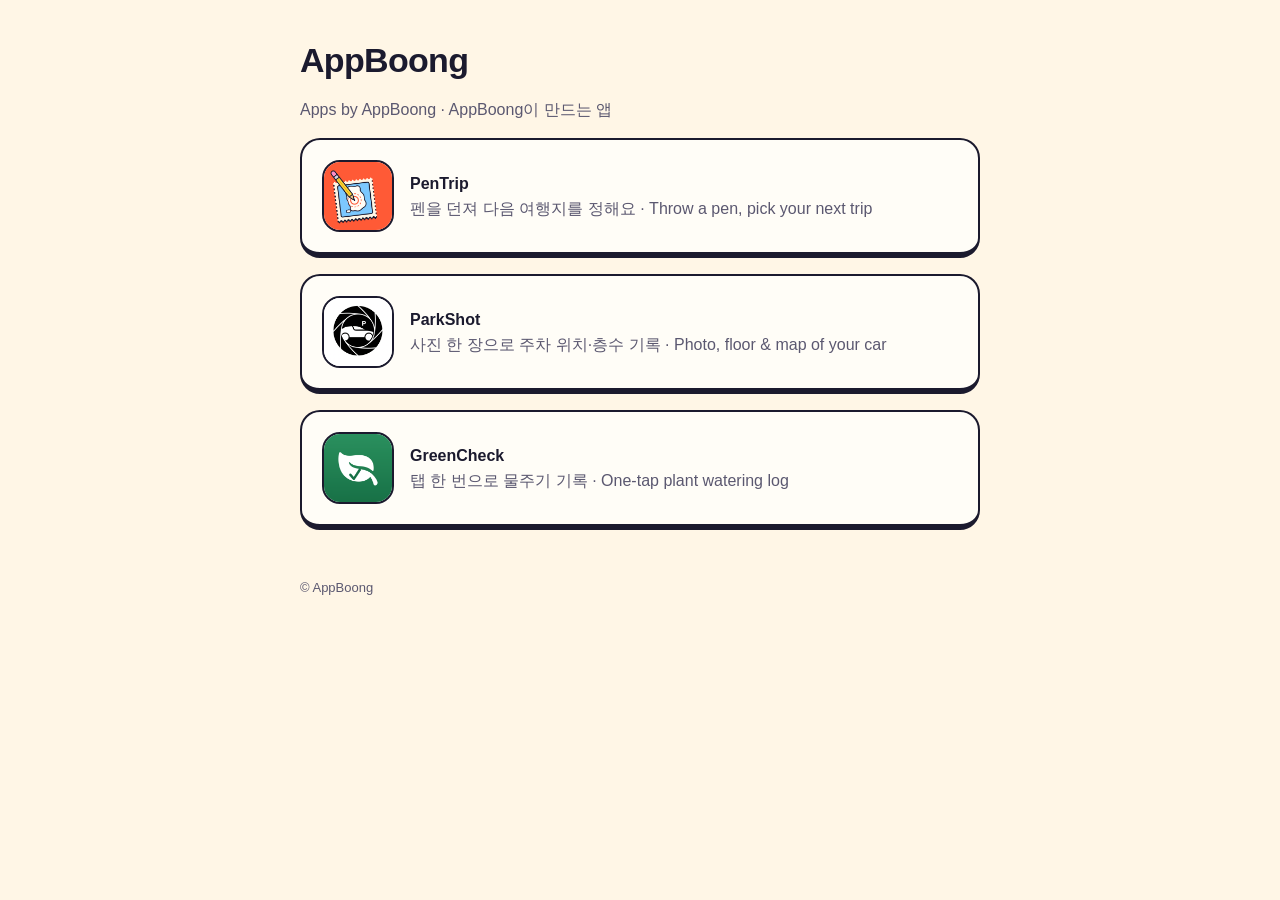
<file: index.html>
<!doctype html>
<html lang="ko"><head><meta charset="utf-8"><meta name="viewport" content="width=device-width,initial-scale=1">
<title>AppBoong</title><link rel="stylesheet" href="/assets/site.css"></head>
<body><main>
<h1>AppBoong</h1>
<p class="muted">Apps by AppBoong · AppBoong이 만드는 앱</p>
<a class="card app" href="/pentrip/"><img src="/assets/pentrip-icon.png" alt=""><div><strong>PenTrip</strong><br><span class="muted">펜을 던져 다음 여행지를 정해요 · Throw a pen, pick your next trip</span></div></a>
<a class="card app" href="/parkshot/"><img src="/assets/parkshot-icon.png" alt=""><div><strong>ParkShot</strong><br><span class="muted">사진 한 장으로 주차 위치·층수 기록 · Photo, floor &amp; map of your car</span></div></a>
<a class="card app" href="/greencheck/"><img src="/assets/greencheck-icon.png" alt=""><div><strong>GreenCheck</strong><br><span class="muted">탭 한 번으로 물주기 기록 · One-tap plant watering log</span></div></a>
<footer>© AppBoong</footer>
</main></body></html>
</file>
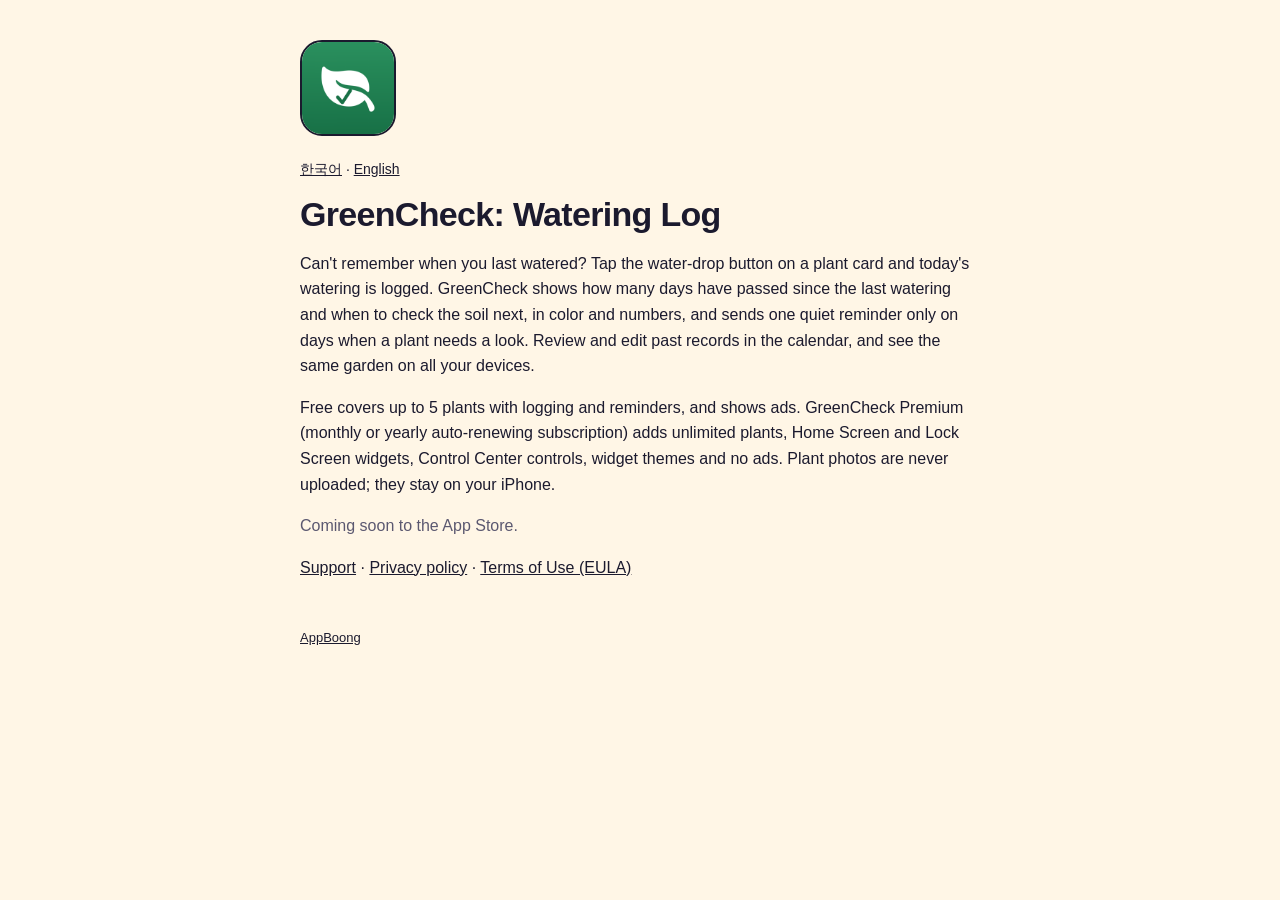
<file: greencheck/index.html>
<!doctype html>
<html lang="ko"><head><meta charset="utf-8"><meta name="viewport" content="width=device-width,initial-scale=1">
<title>GreenCheck</title><link rel="stylesheet" href="/assets/site.css">
<style>.switch{font-size:14px}</style></head>
<body><main>
<img src="/assets/greencheck-icon.png" alt="" width="96" height="96" style="border-radius:22px;border:2px solid #1b1a2e">
<p class="switch"><a href="#" data-lang="ko">한국어</a> · <a href="#" data-lang="en">English</a></p>
<div lang-block="ko">
<h1>GreenCheck: 물주기 기록</h1>
<p>물을 언제 줬는지 기억나지 않을 때, 목록에서 식물 카드의 물방울 버튼을 한 번 누르면 오늘 물준 기록이 남아요. 마지막으로 물준 날부터 지난 날짜와 다음에 흙을 살펴볼 날을 색과 숫자로 보여 주고, 살펴볼 식물이 있는 날에만 하루 한 번 알려 드려요. 달력에서 지난 기록을 보고 고칠 수 있고, 여러 기기에서 같은 정원을 볼 수 있어요.</p>
<p>무료로 식물 5개까지 기록과 알림을 쓸 수 있고 광고가 나와요. GreenCheck Premium(월간·연간 자동 갱신 구독)은 식물 무제한, 홈 화면·잠금 화면 위젯과 제어 센터 컨트롤, 위젯 테마, 광고 없음을 더해요. 식물 사진은 서버에 올리지 않고 iPhone에만 저장해요.</p>
<p class="muted">곧 App Store에 출시됩니다.</p>
<p><a href="/greencheck/support.html">지원</a> · <a href="/greencheck/privacy.html">개인정보처리방침</a> · <a href="https://www.apple.com/legal/internet-services/itunes/dev/stdeula/">이용약관(EULA)</a></p>
</div>
<div lang-block="en">
<h1>GreenCheck: Watering Log</h1>
<p>Can't remember when you last watered? Tap the water-drop button on a plant card and today's watering is logged. GreenCheck shows how many days have passed since the last watering and when to check the soil next, in color and numbers, and sends one quiet reminder only on days when a plant needs a look. Review and edit past records in the calendar, and see the same garden on all your devices.</p>
<p>Free covers up to 5 plants with logging and reminders, and shows ads. GreenCheck Premium (monthly or yearly auto-renewing subscription) adds unlimited plants, Home Screen and Lock Screen widgets, Control Center controls, widget themes and no ads. Plant photos are never uploaded; they stay on your iPhone.</p>
<p class="muted">Coming soon to the App Store.</p>
<p><a href="/greencheck/support.html">Support</a> · <a href="/greencheck/privacy.html">Privacy policy</a> · <a href="https://www.apple.com/legal/internet-services/itunes/dev/stdeula/">Terms of Use (EULA)</a></p>
</div>
<footer><a href="/">AppBoong</a></footer>
</main><script src="/assets/lang.js"></script><script src="/assets/lang-switch.js"></script></body></html>
</file>
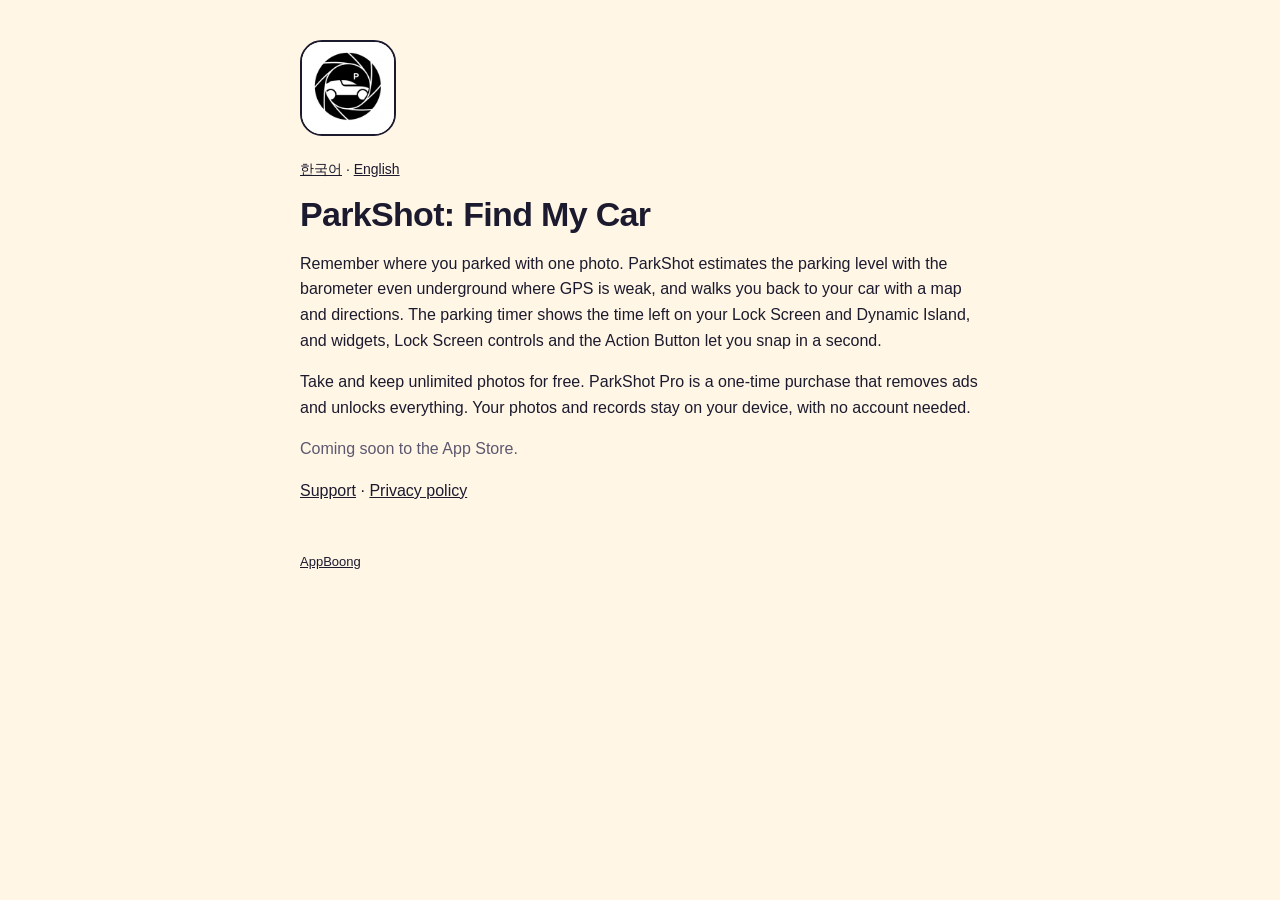
<file: parkshot/index.html>
<!doctype html>
<html lang="ko"><head><meta charset="utf-8"><meta name="viewport" content="width=device-width,initial-scale=1">
<title>ParkShot</title><link rel="stylesheet" href="/assets/site.css">
<style>.switch{font-size:14px}</style></head>
<body><main>
<img src="/assets/parkshot-icon.png" alt="" width="96" height="96" style="border-radius:22px;border:2px solid #1b1a2e">
<p class="switch"><a href="#" data-lang="ko">한국어</a> · <a href="#" data-lang="en">English</a></p>
<div lang-block="ko">
<h1>ParkShot: 내 차 찾기</h1>
<p>사진 한 장으로 주차 위치·층수를 기록하세요. 지하주차장처럼 GPS가 약한 곳에서도 기압계로 층수를 추정하고, 지도와 도보 길안내로 차까지 데려다줍니다. 주차 타이머는 잠금화면과 다이나믹 아일랜드에 남은 시간을 보여 주고, 위젯·잠금화면 컨트롤·액션 버튼으로 바로 찍을 수 있어요.</p>
<p>무료로 무제한 촬영·저장할 수 있고, ParkShot Pro는 한 번 결제로 평생 광고 없이 모든 기능을 씁니다. 사진과 기록은 기기에만 저장되며 계정이 필요 없습니다.</p>
<p class="muted">곧 App Store에 출시됩니다.</p>
<p><a href="/parkshot/support.html">지원</a> · <a href="/parkshot/privacy.html">개인정보처리방침</a></p>
</div>
<div lang-block="en">
<h1>ParkShot: Find My Car</h1>
<p>Remember where you parked with one photo. ParkShot estimates the parking level with the barometer even underground where GPS is weak, and walks you back to your car with a map and directions. The parking timer shows the time left on your Lock Screen and Dynamic Island, and widgets, Lock Screen controls and the Action Button let you snap in a second.</p>
<p>Take and keep unlimited photos for free. ParkShot Pro is a one-time purchase that removes ads and unlocks everything. Your photos and records stay on your device, with no account needed.</p>
<p class="muted">Coming soon to the App Store.</p>
<p><a href="/parkshot/support.html">Support</a> · <a href="/parkshot/privacy.html">Privacy policy</a></p>
</div>
<footer><a href="/">AppBoong</a></footer>
</main><script src="/assets/lang.js"></script><script src="/assets/lang-switch.js"></script></body></html>
</file>
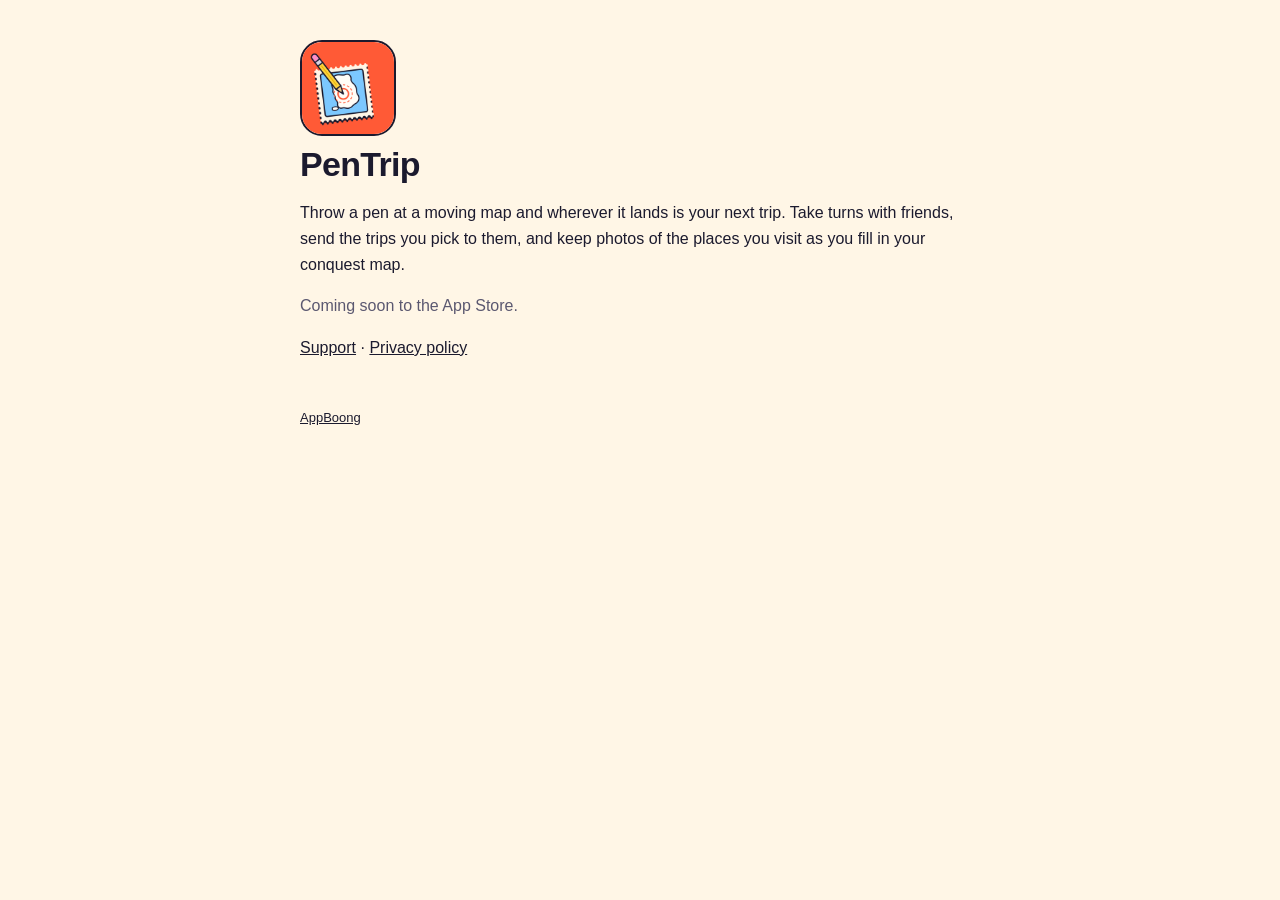
<file: pentrip/index.html>
<!doctype html>
<html lang="ko"><head><meta charset="utf-8"><meta name="viewport" content="width=device-width,initial-scale=1">
<title>PenTrip</title><link rel="stylesheet" href="/assets/site.css"></head>
<body><main>
<img src="/assets/pentrip-icon.png" alt="" width="96" height="96" style="border-radius:22px;border:2px solid #1b1a2e">
<div lang-block="ko">
<h1>PenTrip</h1>
<p>움직이는 지도에 펜을 던지면, 꽂힌 곳이 다음 여행지가 돼요. 친구와 번갈아 던지고, 뽑은 여행지를 친구에게 보내고, 다녀온 곳은 사진첩에 담아 정복지도를 칠해 보세요.</p>
<p class="muted">곧 App Store에 출시됩니다.</p>
<p><a href="/pentrip/support.html">지원</a> · <a href="/pentrip/privacy.html">개인정보처리방침</a></p>
</div>
<div lang-block="en">
<h1>PenTrip</h1>
<p>Throw a pen at a moving map and wherever it lands is your next trip. Take turns with friends, send the trips you pick to them, and keep photos of the places you visit as you fill in your conquest map.</p>
<p class="muted">Coming soon to the App Store.</p>
<p><a href="/pentrip/support.html">Support</a> · <a href="/pentrip/privacy.html">Privacy policy</a></p>
</div>
<footer><a href="/">AppBoong</a></footer>
</main><script src="/assets/lang.js"></script></body></html>
</file>
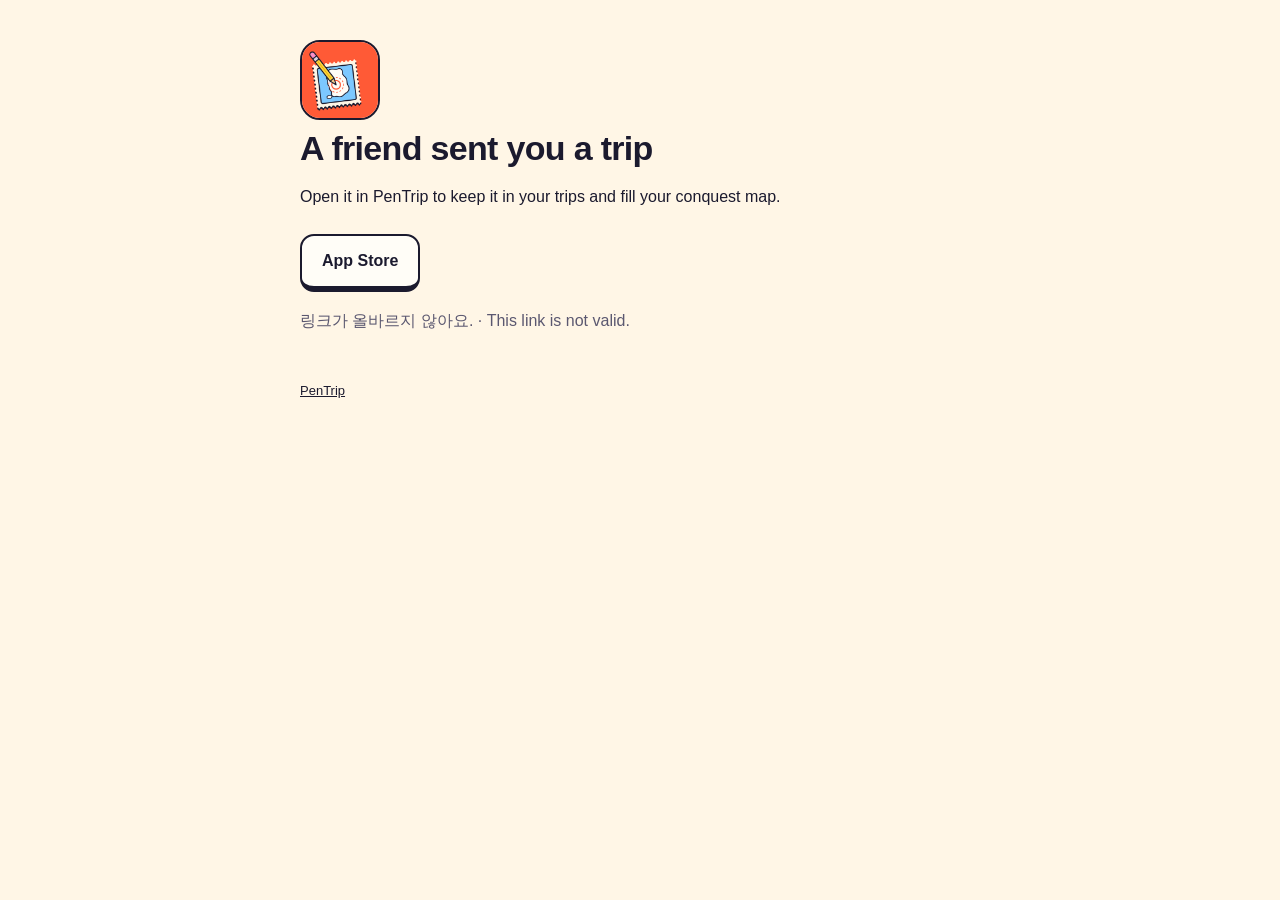
<file: pentrip/c/index.html>
<!doctype html>
<html lang="ko"><head><meta charset="utf-8"><meta name="viewport" content="width=device-width,initial-scale=1">
<meta name="robots" content="noindex">
<title>PenTrip 여행지 · Shared trip</title><link rel="stylesheet" href="/assets/site.css">
<style>
.places{list-style:none;padding:0;margin:12px 0 0}
.places li{display:flex;justify-content:space-between;gap:12px;align-items:center;padding:10px 0;border-top:1px dashed var(--muted)}
.places li:first-child{border-top:0}
.places a{font-size:14px;white-space:nowrap}
#inapp{display:none;background:var(--butter)}
</style></head>
<body><main>
<!-- With PenTrip installed, iOS/Android open the app for /pentrip/c/* and this page is never shown, except
     inside in-app browsers (KakaoTalk, Instagram...) that keep links to themselves. The shared trip lives
     after '#' (t1.<base64url JSON {"d":[[scope, region_id, lat, lon]]}>), so it is never sent to a server. -->
<img src="/assets/pentrip-icon.png" alt="" width="80" height="80" style="border-radius:20px;border:2px solid #1b1a2e">
<div lang-block="ko">
<h1>친구가 여행지를 보냈어요</h1>
<p>PenTrip에서 열면 내 여행지에 담고 정복지도에 칠할 수 있어요.</p>
</div>
<div lang-block="en">
<h1>A friend sent you a trip</h1>
<p>Open it in PenTrip to keep it in your trips and fill your conquest map.</p>
</div>

<div class="card" id="inapp">
<div lang-block="ko"><strong>이 앱 안의 브라우저에서는 PenTrip이 바로 열리지 않을 수 있어요.</strong><br>‘PenTrip에서 열기’를 누르거나, ‘Safari로 열기’ 또는 오른쪽 위 메뉴의 ‘다른 브라우저로 열기’를 이용해 주세요.</div>
<div lang-block="en"><strong>This in-app browser may not open PenTrip by itself.</strong><br>Tap “Open in PenTrip”, or open the page in Safari from the menu.</div>
<p><a class="btn secondary" id="external" href="#">Safari로 열기 · Open in Safari</a></p>
</div>

<p>
<a class="btn" id="open" href="#">PenTrip에서 열기 · Open in PenTrip</a>
<a class="btn secondary" href="https://apps.apple.com/app/id6818127558">App Store</a>
</p>

<div class="card" id="trip" style="display:none">
<div lang-block="ko"><strong id="count-ko"></strong></div>
<div lang-block="en"><strong id="count-en"></strong></div>
<ul class="places" id="places"></ul>
</div>
<p class="muted" id="none" style="display:none">링크가 올바르지 않아요. · This link is not valid.</p>

<footer><a href="/pentrip/">PenTrip</a></footer>
</main>
<script src="/assets/lang.js"></script>
<script>
(function () {
  var hash = location.hash.slice(1);
  var at = hash.indexOf("t1.");
  var found = at >= 0 ? hash.slice(at).match(/^t1\.[A-Za-z0-9_-]+/) : null;
  var code = found ? found[0] : "";
  var rows = [];
  try {
    var b64 = code.slice(3).replace(/-/g, "+").replace(/_/g, "/");
    while (b64.length % 4) b64 += "=";
    var json = decodeURIComponent(Array.prototype.map.call(atob(b64), function (c) {
      return "%" + ("00" + c.charCodeAt(0).toString(16)).slice(-2);
    }).join(""));
    var data = JSON.parse(json);
    if (data && Array.isArray(data.d)) rows = data.d.filter(function (r) {
      return Array.isArray(r) && r.length >= 4 && isFinite(r[2]) && isFinite(r[3]) && Math.abs(r[2]) <= 90 && Math.abs(r[3]) <= 180;
    }).slice(0, 12);
  } catch (e) { rows = []; }

  var open = document.getElementById("open");
  if (!rows.length) {
    document.getElementById("none").style.display = "block";
    open.style.display = "none";
  } else {
    // The app's own scheme opens PenTrip from any browser, in-app ones included.
    open.href = "pentrip://trip#" + code;
    document.getElementById("count-ko").textContent = "여행지 " + rows.length + "곳";
    document.getElementById("count-en").textContent = rows.length + (rows.length === 1 ? " place" : " places");
    var list = document.getElementById("places");
    rows.forEach(function (r, i) {
      var li = document.createElement("li");
      var name = document.createElement("span");
      name.textContent = "📍 " + (i + 1) + "  " + Math.abs(r[2]).toFixed(2) + "°" + (r[2] >= 0 ? "N" : "S") + " " + Math.abs(r[3]).toFixed(2) + "°" + (r[3] >= 0 ? "E" : "W");
      var map = document.createElement("a");
      map.href = "https://maps.apple.com/?ll=" + Number(r[2]) + "," + Number(r[3]) + "&q=PenTrip";
      map.textContent = "지도 · Map";
      li.appendChild(name);
      li.appendChild(map);
      list.appendChild(li);
    });
    document.getElementById("trip").style.display = "block";
  }

  // In-app browsers (KakaoTalk, Instagram, Facebook, LINE, NAVER...) keep universal links to themselves.
  var ua = navigator.userAgent;
  var kakao = /KAKAOTALK/i.test(ua);
  var line = /\bLine\//i.test(ua);
  if (kakao || line || /Instagram|FBAN|FBAV|NAVER\(inapp|DaumApps|everytimeApp/i.test(ua)) {
    document.getElementById("inapp").style.display = "block";
    var external = document.getElementById("external");
    if (kakao) external.href = "kakaotalk://web/openExternal?url=" + encodeURIComponent(location.href);
    else if (line) external.href = location.origin + location.pathname + "?openExternalBrowser=1" + location.hash;
    else external.style.display = "none";
  }
})();
</script></body></html>
</file>
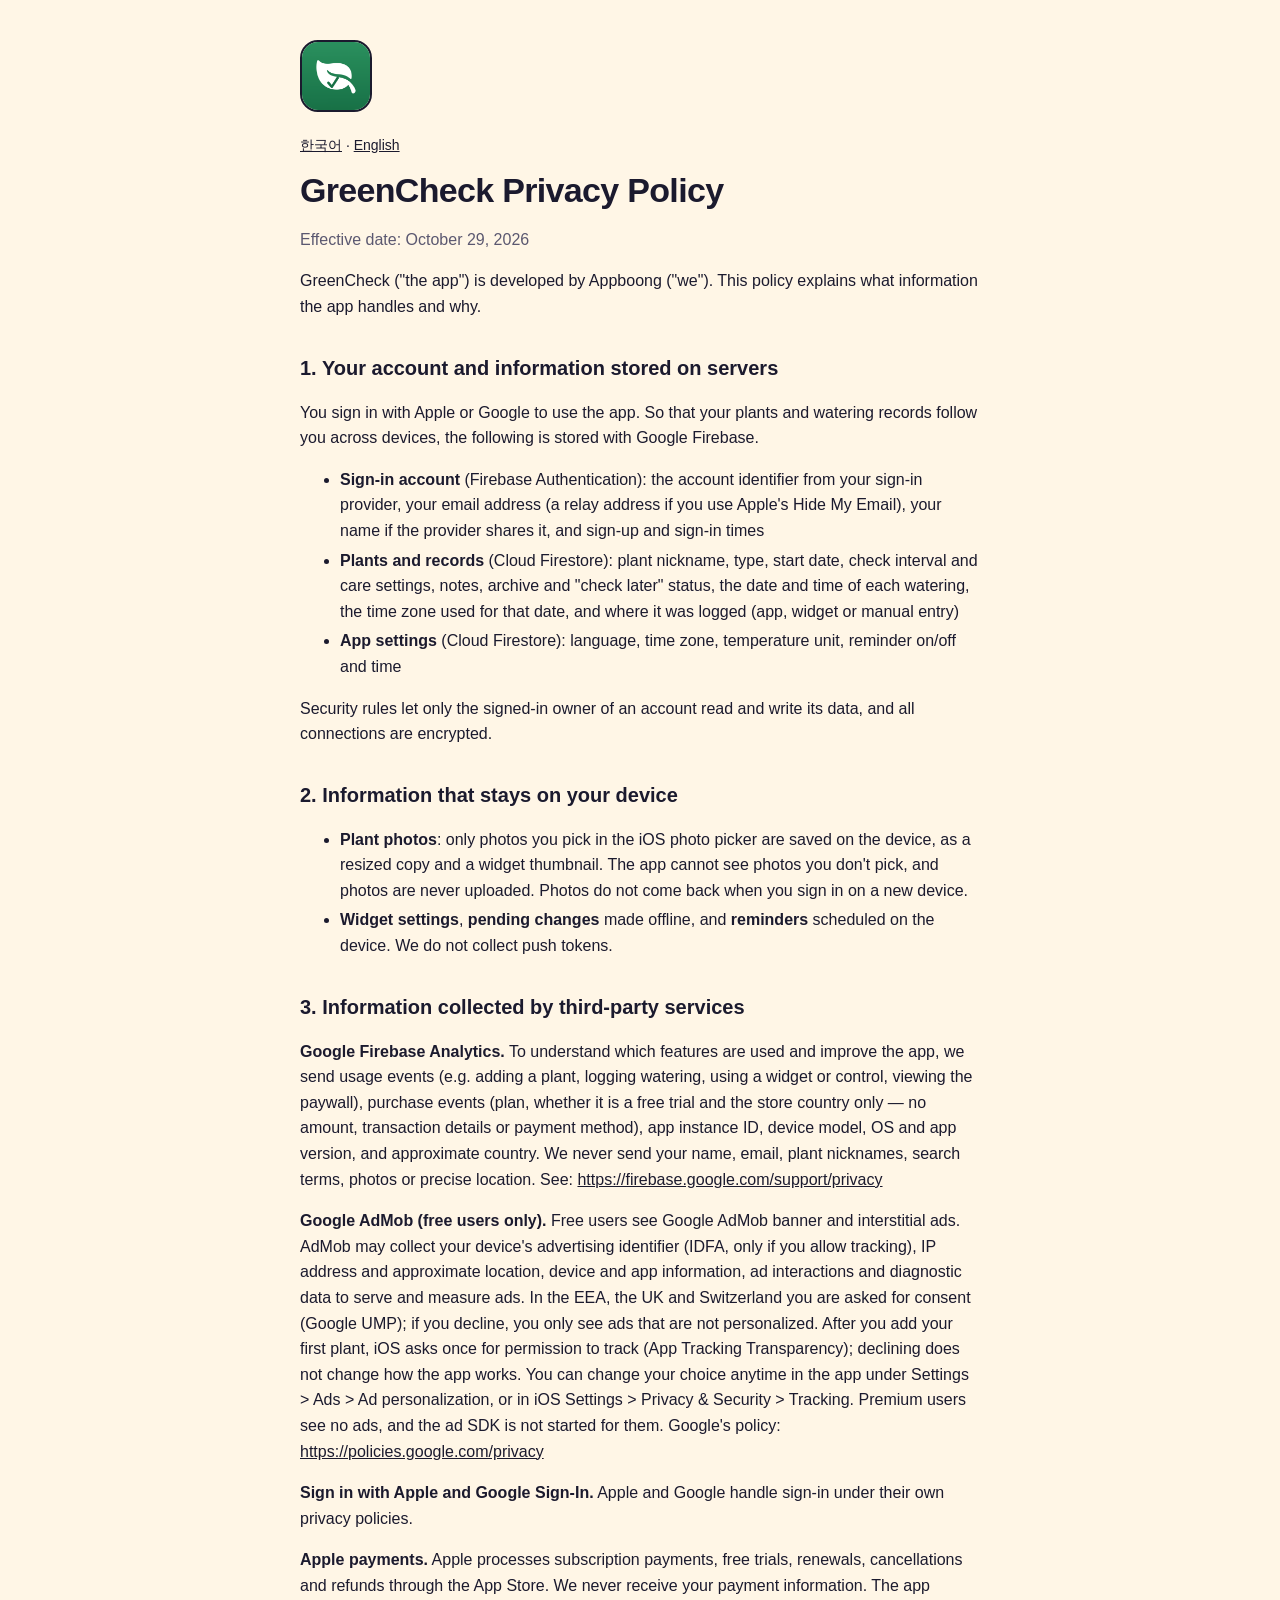
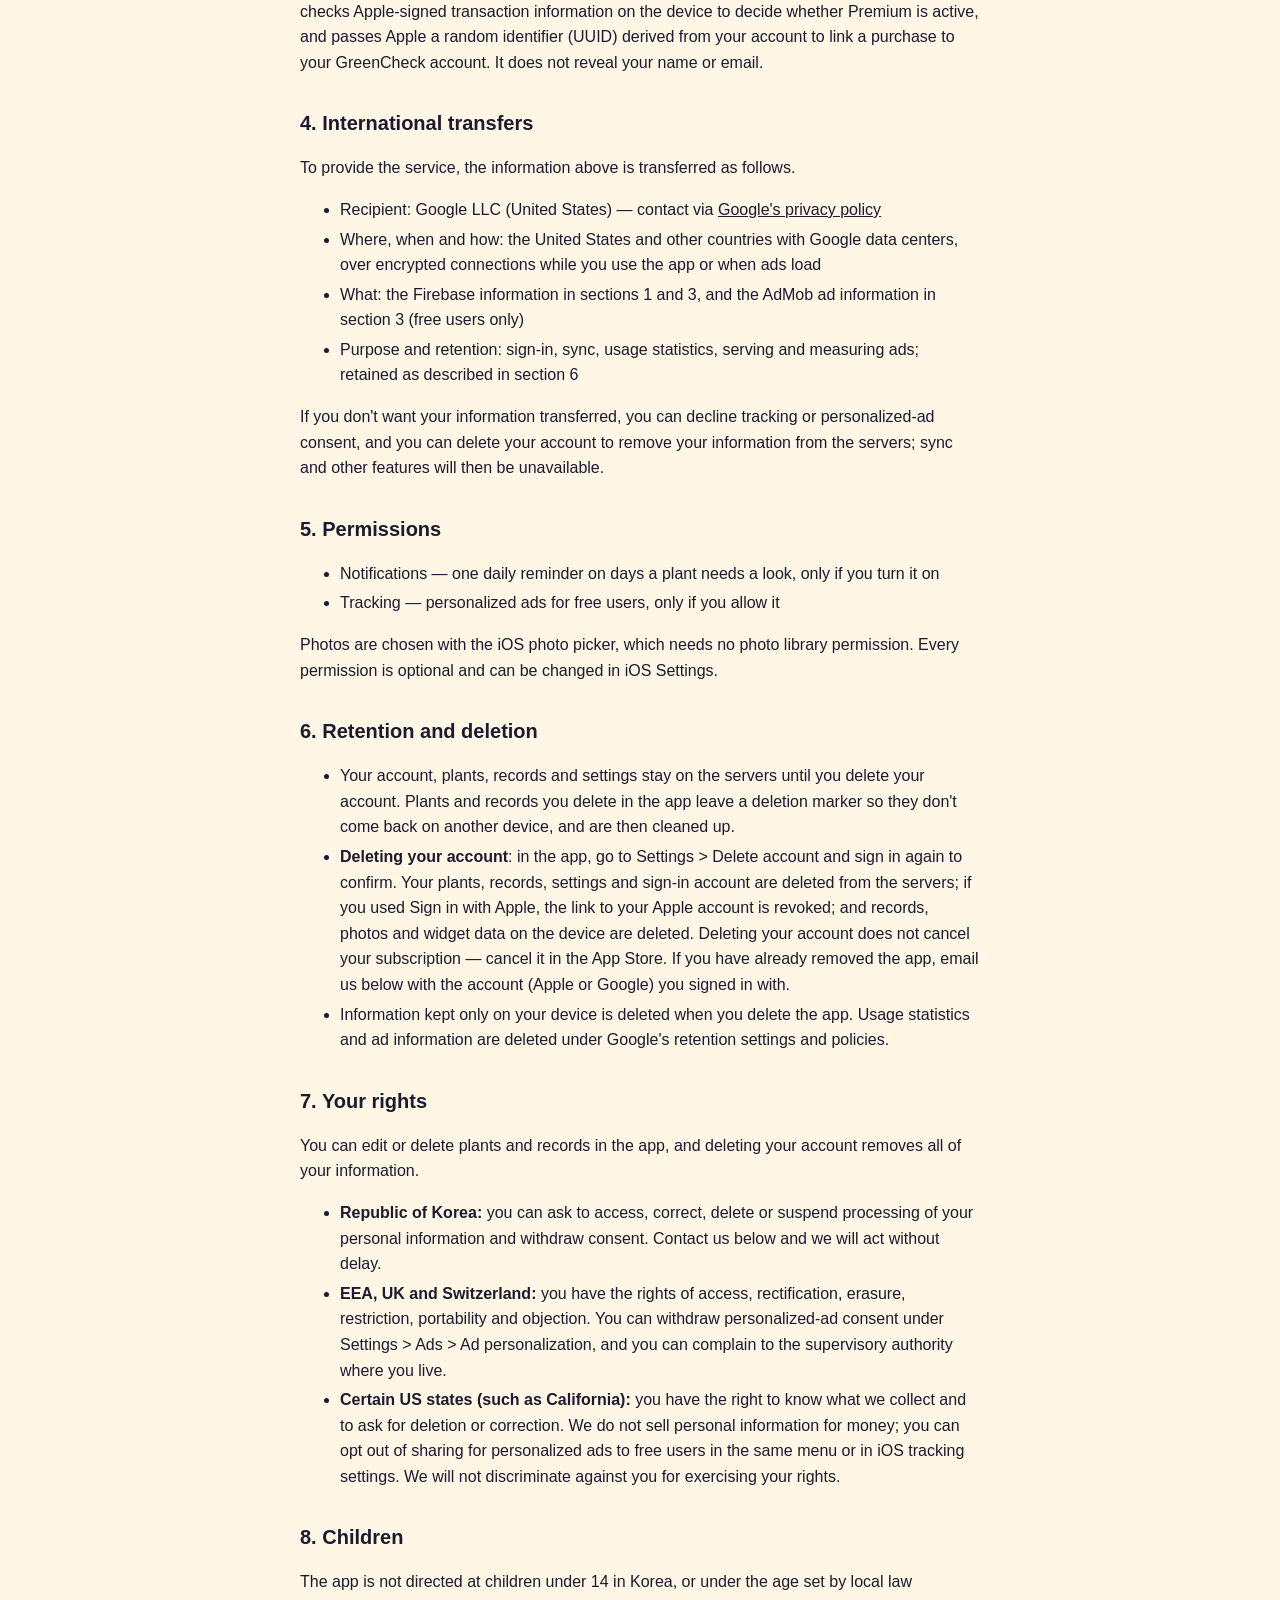
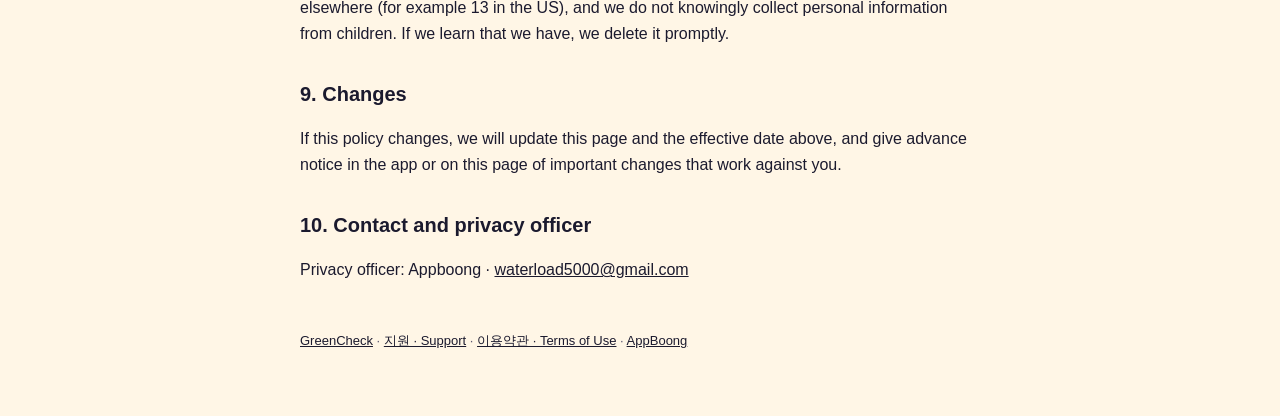
<file: greencheck/privacy.html>
<!doctype html>
<html lang="ko"><head><meta charset="utf-8"><meta name="viewport" content="width=device-width,initial-scale=1">
<title>GreenCheck 개인정보처리방침 · Privacy Policy</title><link rel="stylesheet" href="/assets/site.css">
<style>li{margin:4px 0}.switch{font-size:14px}</style></head>
<body><main>
<img src="/assets/greencheck-icon.png" alt="" width="72" height="72" style="border-radius:18px;border:2px solid #1b1a2e">
<p class="switch"><a href="#" data-lang="ko">한국어</a> · <a href="#" data-lang="en">English</a></p>

<div lang-block="ko">
<h1>GreenCheck 개인정보처리방침</h1>
<p class="muted">시행일: 2026년 10월 29일</p>
<p>GreenCheck(이하 "앱")는 Appboong(이하 "개발자")이 만든 앱입니다. 이 방침은 앱이 어떤 정보를 왜 다루는지 설명합니다.</p>
<h2>1. 계정과 서버에 저장되는 정보</h2>
<p>앱은 Apple 또는 Google 계정으로 로그인해야 쓸 수 있습니다. 식물과 물주기 기록을 여러 기기에서 이어 쓰도록 Google Firebase에 아래 정보를 저장합니다.</p>
<ul>
<li><strong>로그인 계정</strong>(Firebase Authentication): 로그인 제공업체가 전달하는 계정 식별자, 이메일 주소(Apple의 '나의 이메일 가리기'를 쓰면 중계 주소), 제공업체가 전달하는 경우 이름, 가입·로그인 시각</li>
<li><strong>식물과 기록</strong>(Cloud Firestore): 식물 별칭, 종류, 키우기 시작한 날, 확인 주기와 관리 설정, 메모, 보관·미루기 상태, 물 준 날짜와 시각, 그 날짜를 계산한 시간대, 기록한 곳(앱·위젯·직접 입력)</li>
<li><strong>앱 설정</strong>(Cloud Firestore): 언어, 시간대, 온도 단위, 알림 사용 여부와 시각</li>
</ul>
<p>보안 규칙으로 각 계정의 데이터는 그 계정으로 로그인한 사용자만 읽고 쓸 수 있으며, 통신은 암호화됩니다.</p>
<h2>2. 기기에만 저장되는 정보</h2>
<ul>
<li><strong>식물 사진</strong>: iOS 사진 선택기에서 직접 고른 사진만 크기를 줄인 사본과 위젯용 썸네일로 기기에 저장합니다. 고르지 않은 사진에는 접근하지 않고, 사진을 서버에 올리지 않습니다. 새 기기에서 로그인해도 사진은 돌아오지 않습니다.</li>
<li><strong>위젯 설정</strong>, 인터넷이 없을 때 남긴 <strong>동기화 대기 기록</strong>, 기기 안에서 예약하는 <strong>알림</strong>. 푸시 알림 토큰은 수집하지 않습니다.</li>
</ul>
<h2>3. 제3자 서비스가 수집하는 정보</h2>
<p><strong>Google Firebase Analytics.</strong> 어떤 기능이 쓰이는지 파악해 앱을 개선하려고 사용 이벤트(예: 식물 등록, 물주기 기록, 위젯·컨트롤 사용, 결제 화면 열람), 구매 이벤트(구독 플랜, 무료 체험 여부, 스토어 국가만. 금액·거래 정보·결제 수단 제외), 앱 인스턴스 식별자, 기기 모델, OS와 앱 버전, 대략적인 국가를 보냅니다. 이름, 이메일, 식물 별칭, 검색어, 사진, 정밀 위치는 보내지 않습니다. 참고: <a href="https://firebase.google.com/support/privacy">https://firebase.google.com/support/privacy</a></p>
<p><strong>Google AdMob (무료 이용자만).</strong> 무료로 쓰면 Google AdMob 배너·전면 광고가 나옵니다. AdMob은 광고 제공·측정을 위해 광고 식별자(IDFA, 추적을 허용한 경우에만), IP 주소와 대략적인 위치, 기기·앱 정보, 광고 상호작용 및 진단 데이터를 수집할 수 있습니다. 유럽경제지역·영국·스위스에서는 Google의 동의 관리 도구(UMP)로 동의를 받고, 거부하면 맞춤 설정 없는 광고만 나옵니다. 첫 식물을 등록한 뒤 iOS가 앱 추적 투명성(ATT) 허용 여부를 한 번 묻고, 거부해도 앱은 똑같이 이용할 수 있습니다. 선택은 앱의 설정 &gt; 광고 &gt; 광고 맞춤 설정이나 iOS 설정 &gt; 개인정보 보호 및 보안 &gt; 추적에서 언제든 바꿀 수 있습니다. Premium 이용자에게는 광고가 나오지 않고 광고 SDK도 시작하지 않습니다. Google 개인정보처리방침: <a href="https://policies.google.com/privacy">https://policies.google.com/privacy</a></p>
<p><strong>Apple과 Google 로그인.</strong> Sign in with Apple과 Google 로그인은 각 회사가 처리하며 각 회사의 개인정보처리방침이 적용됩니다.</p>
<p><strong>Apple 결제.</strong> 구독 결제, 무료 체험, 갱신, 해지, 환불은 Apple이 App Store에서 처리하며 개발자는 결제 정보를 받지 않습니다. 앱은 Apple이 서명한 거래 정보를 기기에서 확인해 Premium 여부를 판단하고, 구매를 GreenCheck 계정과 연결하려고 계정에서 만든 임의의 식별자(UUID)를 Apple에 함께 전달합니다. 이 식별자로 이름이나 이메일을 알 수는 없습니다.</p>
<h2>4. 개인정보의 국외 이전</h2>
<p>위 정보는 서비스 제공을 위해 다음과 같이 국외로 전송됩니다.</p>
<ul>
<li>받는 자: Google LLC (미국) — 문의: <a href="https://policies.google.com/privacy">Google 개인정보처리방침</a>의 문의 경로</li>
<li>이전 국가·시기·방법: 미국 등 Google 데이터센터 소재국, 앱을 쓰거나 광고를 요청할 때 암호화된 네트워크로 전송</li>
<li>이전 항목: Firebase는 1번과 3번의 Firebase 정보, AdMob은 3번의 광고 정보(무료 이용자만)</li>
<li>목적·보유 기간: 로그인·동기화·사용 통계·광고 제공과 측정, 아래 6번의 기간</li>
</ul>
<p>국외 이전을 원하지 않으면 추적을 허용하지 않거나 맞춤 광고 동의를 거부할 수 있고, 계정을 삭제해 서버의 정보를 지울 수 있습니다. 이 경우 동기화 등 서비스를 이용할 수 없습니다.</p>
<h2>5. 권한</h2>
<ul>
<li>알림 — 살펴볼 식물이 있는 날의 통합 알림, 직접 켠 경우에만</li>
<li>추적 — 무료 이용자의 맞춤 광고, 허용한 경우에만</li>
</ul>
<p>사진은 보관함 권한이 필요 없는 iOS 사진 선택기로 고릅니다. 모든 권한은 선택 사항이며 iOS 설정에서 바꿀 수 있습니다.</p>
<h2>6. 보관 및 삭제</h2>
<ul>
<li>서버의 계정·식물·기록·설정은 계정을 삭제할 때까지 보관합니다. 앱에서 지운 식물과 기록은 다른 기기에서 되살아나지 않도록 삭제 표시를 남긴 뒤 정리합니다.</li>
<li><strong>계정 삭제</strong>: 앱의 설정 &gt; 계정 삭제에서 다시 로그인해 본인을 확인하면, 서버의 식물·기록·설정과 로그인 계정을 지우고, Apple로 로그인했다면 Apple 계정과의 연결도 해제하며, 기기의 기록·사진·위젯 데이터도 지웁니다. 구독은 계정 삭제로 해지되지 않으니 App Store에서 해지해 주세요. 앱을 이미 지웠다면 로그인에 쓴 계정(Apple 또는 Google)을 적어 아래 메일로 삭제를 요청할 수 있습니다.</li>
<li>기기에만 저장된 정보는 앱을 삭제하면 함께 지워집니다. 사용 통계와 광고 정보는 Google의 보존 설정과 정책에 따라 삭제됩니다.</li>
</ul>
<h2>7. 이용자의 권리</h2>
<p>식물과 기록은 앱에서 직접 고치거나 지울 수 있고, 계정 삭제로 모든 정보를 지울 수 있습니다.</p>
<ul>
<li><strong>대한민국:</strong> 개인정보 열람·정정·삭제·처리정지를 요구하고 동의를 철회할 수 있으며, 아래 문의처로 연락하시면 지체 없이 처리합니다.</li>
<li><strong>유럽경제지역·영국·스위스:</strong> 열람·정정·삭제·처리 제한·이동·반대 권리가 있고, 맞춤 광고 동의는 설정 &gt; 광고 &gt; 광고 맞춤 설정에서 철회할 수 있습니다. 거주 국가의 감독기관에 민원을 제기할 수 있습니다.</li>
<li><strong>미국 일부 주(캘리포니아 등):</strong> 수집한 정보를 알 권리와 삭제·정정을 요구할 권리가 있습니다. 개발자는 개인정보를 돈을 받고 팔지 않으며, 무료 이용자의 맞춤 광고를 위한 정보 공유는 같은 메뉴나 iOS 추적 설정에서 거부할 수 있습니다. 권리를 행사했다는 이유로 차별하지 않습니다.</li>
</ul>
<h2>8. 아동</h2>
<p>앱은 만 14세 미만(대한민국 외 지역은 그 나라 법이 정한 나이, 예: 미국 만 13세 미만) 아동을 대상으로 하지 않으며, 아동의 개인정보를 고의로 수집하지 않습니다. 그런 사실을 알게 되면 바로 삭제합니다.</p>
<h2>9. 변경</h2>
<p>방침이 바뀌면 이 페이지와 위의 시행일을 갱신하고, 이용자에게 불리한 중요한 변경은 앱이나 이 페이지에서 미리 알립니다.</p>
<h2>10. 문의 및 개인정보 보호책임자</h2>
<p>개인정보 보호책임자: Appboong · <a href="mailto:waterload5000@gmail.com">waterload5000@gmail.com</a></p>
<p>개인정보 침해에 대한 신고·상담은 개인정보침해신고센터(privacy.kisa.or.kr, 국번 없이 118)나 개인정보분쟁조정위원회(www.kopico.go.kr, 1833-6972)에 할 수도 있습니다.</p>
</div>

<div lang-block="en">
<h1>GreenCheck Privacy Policy</h1>
<p class="muted">Effective date: October 29, 2026</p>
<p>GreenCheck ("the app") is developed by Appboong ("we"). This policy explains what information the app handles and why.</p>
<h2>1. Your account and information stored on servers</h2>
<p>You sign in with Apple or Google to use the app. So that your plants and watering records follow you across devices, the following is stored with Google Firebase.</p>
<ul>
<li><strong>Sign-in account</strong> (Firebase Authentication): the account identifier from your sign-in provider, your email address (a relay address if you use Apple's Hide My Email), your name if the provider shares it, and sign-up and sign-in times</li>
<li><strong>Plants and records</strong> (Cloud Firestore): plant nickname, type, start date, check interval and care settings, notes, archive and "check later" status, the date and time of each watering, the time zone used for that date, and where it was logged (app, widget or manual entry)</li>
<li><strong>App settings</strong> (Cloud Firestore): language, time zone, temperature unit, reminder on/off and time</li>
</ul>
<p>Security rules let only the signed-in owner of an account read and write its data, and all connections are encrypted.</p>
<h2>2. Information that stays on your device</h2>
<ul>
<li><strong>Plant photos</strong>: only photos you pick in the iOS photo picker are saved on the device, as a resized copy and a widget thumbnail. The app cannot see photos you don't pick, and photos are never uploaded. Photos do not come back when you sign in on a new device.</li>
<li><strong>Widget settings</strong>, <strong>pending changes</strong> made offline, and <strong>reminders</strong> scheduled on the device. We do not collect push tokens.</li>
</ul>
<h2>3. Information collected by third-party services</h2>
<p><strong>Google Firebase Analytics.</strong> To understand which features are used and improve the app, we send usage events (e.g. adding a plant, logging watering, using a widget or control, viewing the paywall), purchase events (plan, whether it is a free trial and the store country only — no amount, transaction details or payment method), app instance ID, device model, OS and app version, and approximate country. We never send your name, email, plant nicknames, search terms, photos or precise location. See: <a href="https://firebase.google.com/support/privacy">https://firebase.google.com/support/privacy</a></p>
<p><strong>Google AdMob (free users only).</strong> Free users see Google AdMob banner and interstitial ads. AdMob may collect your device's advertising identifier (IDFA, only if you allow tracking), IP address and approximate location, device and app information, ad interactions and diagnostic data to serve and measure ads. In the EEA, the UK and Switzerland you are asked for consent (Google UMP); if you decline, you only see ads that are not personalized. After you add your first plant, iOS asks once for permission to track (App Tracking Transparency); declining does not change how the app works. You can change your choice anytime in the app under Settings &gt; Ads &gt; Ad personalization, or in iOS Settings &gt; Privacy &amp; Security &gt; Tracking. Premium users see no ads, and the ad SDK is not started for them. Google's policy: <a href="https://policies.google.com/privacy">https://policies.google.com/privacy</a></p>
<p><strong>Sign in with Apple and Google Sign-In.</strong> Apple and Google handle sign-in under their own privacy policies.</p>
<p><strong>Apple payments.</strong> Apple processes subscription payments, free trials, renewals, cancellations and refunds through the App Store. We never receive your payment information. The app checks Apple-signed transaction information on the device to decide whether Premium is active, and passes Apple a random identifier (UUID) derived from your account to link a purchase to your GreenCheck account. It does not reveal your name or email.</p>
<h2>4. International transfers</h2>
<p>To provide the service, the information above is transferred as follows.</p>
<ul>
<li>Recipient: Google LLC (United States) — contact via <a href="https://policies.google.com/privacy">Google's privacy policy</a></li>
<li>Where, when and how: the United States and other countries with Google data centers, over encrypted connections while you use the app or when ads load</li>
<li>What: the Firebase information in sections 1 and 3, and the AdMob ad information in section 3 (free users only)</li>
<li>Purpose and retention: sign-in, sync, usage statistics, serving and measuring ads; retained as described in section 6</li>
</ul>
<p>If you don't want your information transferred, you can decline tracking or personalized-ad consent, and you can delete your account to remove your information from the servers; sync and other features will then be unavailable.</p>
<h2>5. Permissions</h2>
<ul>
<li>Notifications — one daily reminder on days a plant needs a look, only if you turn it on</li>
<li>Tracking — personalized ads for free users, only if you allow it</li>
</ul>
<p>Photos are chosen with the iOS photo picker, which needs no photo library permission. Every permission is optional and can be changed in iOS Settings.</p>
<h2>6. Retention and deletion</h2>
<ul>
<li>Your account, plants, records and settings stay on the servers until you delete your account. Plants and records you delete in the app leave a deletion marker so they don't come back on another device, and are then cleaned up.</li>
<li><strong>Deleting your account</strong>: in the app, go to Settings &gt; Delete account and sign in again to confirm. Your plants, records, settings and sign-in account are deleted from the servers; if you used Sign in with Apple, the link to your Apple account is revoked; and records, photos and widget data on the device are deleted. Deleting your account does not cancel your subscription — cancel it in the App Store. If you have already removed the app, email us below with the account (Apple or Google) you signed in with.</li>
<li>Information kept only on your device is deleted when you delete the app. Usage statistics and ad information are deleted under Google's retention settings and policies.</li>
</ul>
<h2>7. Your rights</h2>
<p>You can edit or delete plants and records in the app, and deleting your account removes all of your information.</p>
<ul>
<li><strong>Republic of Korea:</strong> you can ask to access, correct, delete or suspend processing of your personal information and withdraw consent. Contact us below and we will act without delay.</li>
<li><strong>EEA, UK and Switzerland:</strong> you have the rights of access, rectification, erasure, restriction, portability and objection. You can withdraw personalized-ad consent under Settings &gt; Ads &gt; Ad personalization, and you can complain to the supervisory authority where you live.</li>
<li><strong>Certain US states (such as California):</strong> you have the right to know what we collect and to ask for deletion or correction. We do not sell personal information for money; you can opt out of sharing for personalized ads to free users in the same menu or in iOS tracking settings. We will not discriminate against you for exercising your rights.</li>
</ul>
<h2>8. Children</h2>
<p>The app is not directed at children under 14 in Korea, or under the age set by local law elsewhere (for example 13 in the US), and we do not knowingly collect personal information from children. If we learn that we have, we delete it promptly.</p>
<h2>9. Changes</h2>
<p>If this policy changes, we will update this page and the effective date above, and give advance notice in the app or on this page of important changes that work against you.</p>
<h2>10. Contact and privacy officer</h2>
<p>Privacy officer: Appboong · <a href="mailto:waterload5000@gmail.com">waterload5000@gmail.com</a></p>
</div>

<footer><a href="/greencheck/">GreenCheck</a> · <a href="/greencheck/support.html">지원 · Support</a> · <a href="https://www.apple.com/legal/internet-services/itunes/dev/stdeula/">이용약관 · Terms of Use</a> · <a href="/">AppBoong</a></footer>
</main><script src="/assets/lang.js"></script><script src="/assets/lang-switch.js"></script></body></html>
</file>
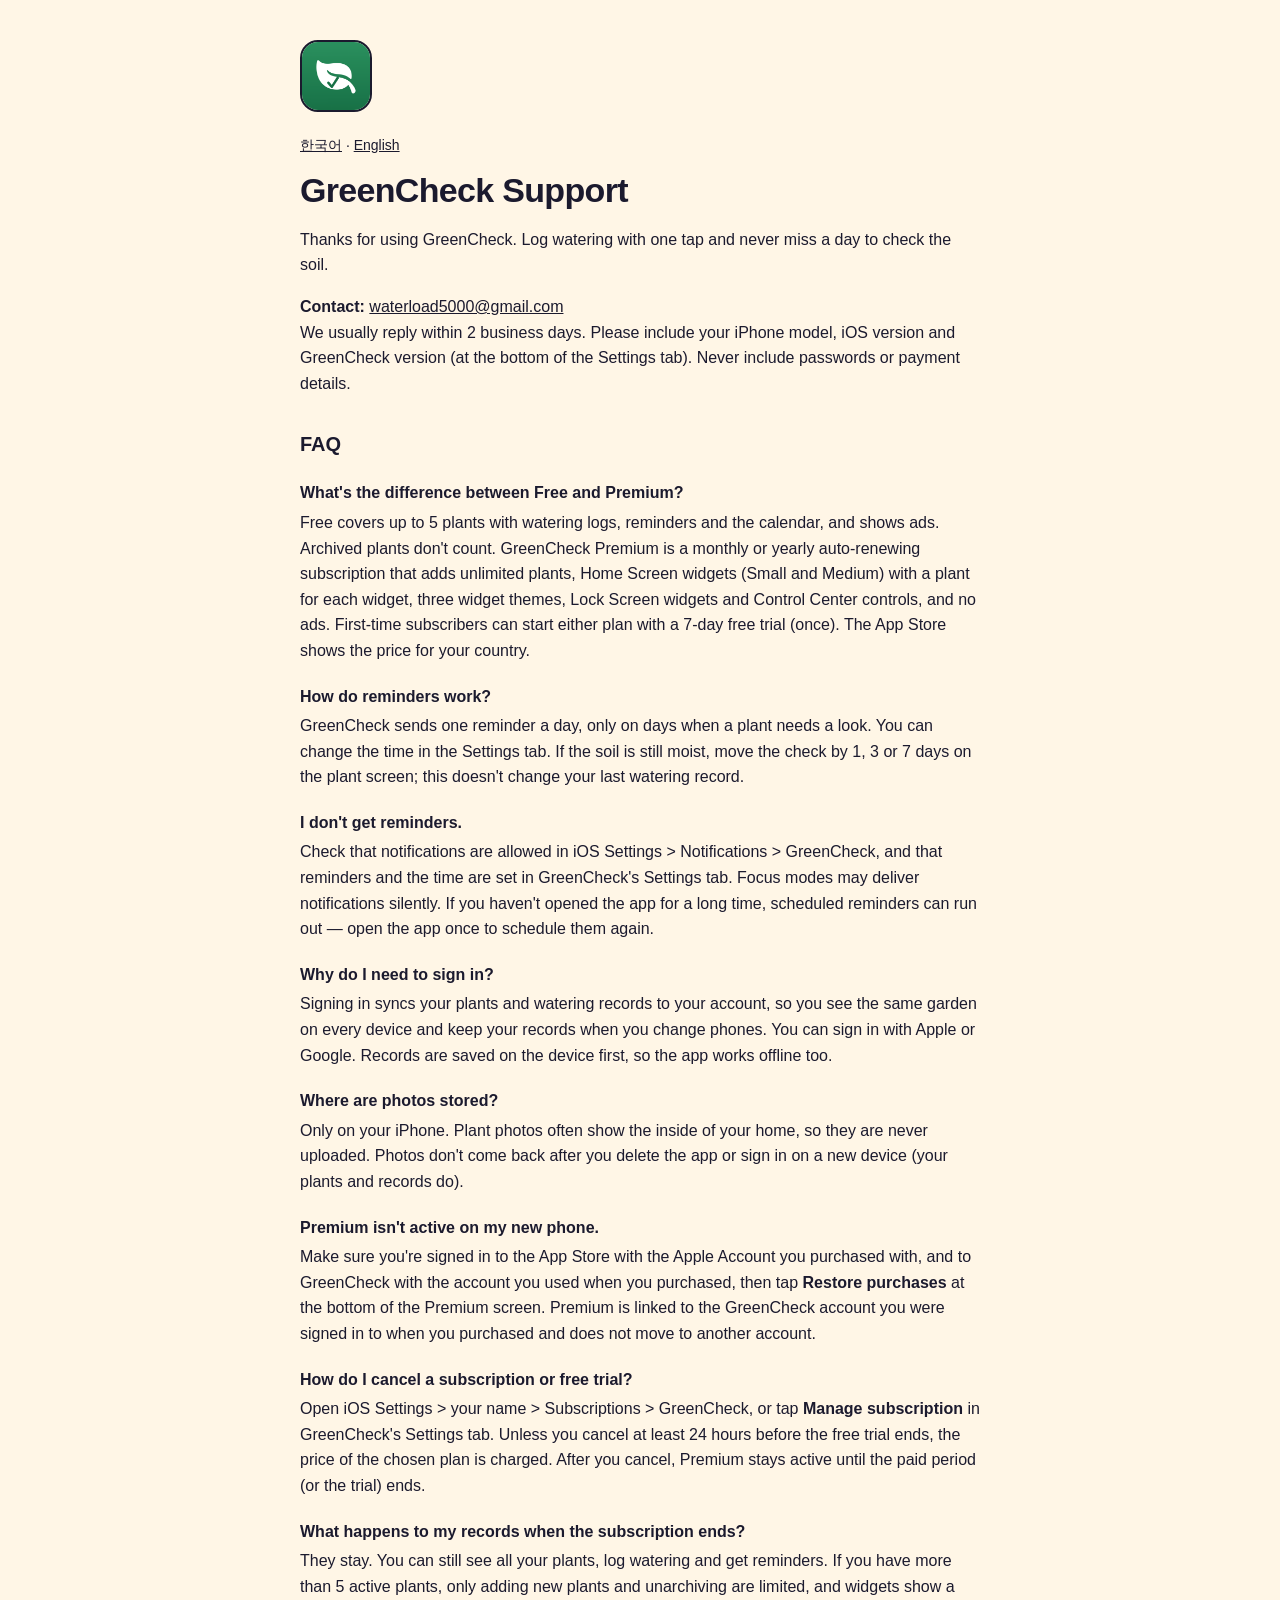
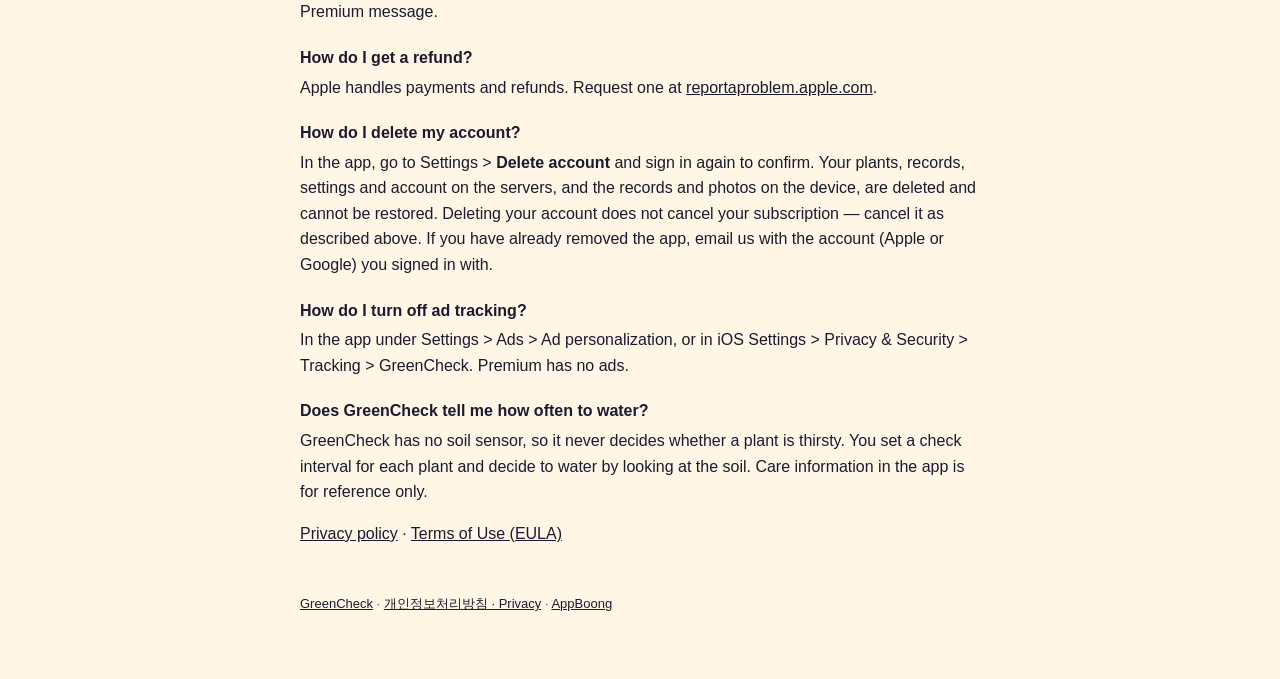
<file: greencheck/support.html>
<!doctype html>
<html lang="ko"><head><meta charset="utf-8"><meta name="viewport" content="width=device-width,initial-scale=1">
<title>GreenCheck 지원 · Support</title><link rel="stylesheet" href="/assets/site.css">
<style>h3{font-size:16px;margin:20px 0 4px}h3+p{margin-top:0}.switch{font-size:14px}</style></head>
<body><main>
<img src="/assets/greencheck-icon.png" alt="" width="72" height="72" style="border-radius:18px;border:2px solid #1b1a2e">
<p class="switch"><a href="#" data-lang="ko">한국어</a> · <a href="#" data-lang="en">English</a></p>

<div lang-block="ko">
<h1>GreenCheck 지원</h1>
<p>GreenCheck를 이용해 주셔서 감사합니다. 물 준 날을 탭 한 번으로 기록하고, 흙을 살펴볼 날을 놓치지 마세요.</p>
<p><strong>문의:</strong> <a href="mailto:waterload5000@gmail.com">waterload5000@gmail.com</a><br>
보통 영업일 기준 2일 안에 답장드립니다. iPhone 모델, iOS 버전, GreenCheck 버전(설정 탭 맨 아래)을 함께 적어 주세요. 메일에 비밀번호나 결제 정보는 적지 마세요.</p>
<h2>자주 묻는 질문</h2>
<h3>무료 버전과 Premium은 무엇이 다른가요?</h3>
<p>무료로 식물 5개까지 물주기 기록, 알림, 달력을 쓸 수 있고 광고가 나옵니다. 보관한 식물은 개수에 들어가지 않아요. GreenCheck Premium은 월간·연간 자동 갱신 구독으로, 식물 무제한, 홈 화면 위젯(Small·Medium)과 위젯별 식물 선택, 위젯 테마 3종, 잠금 화면 위젯과 제어 센터 컨트롤, 광고 없음을 더합니다. 처음 구독하면 어느 플랜이든 7일 무료 체험으로 시작할 수 있어요(한 번만). 가격은 App Store에 나라별로 표시됩니다.</p>
<h3>알림은 어떻게 오나요?</h3>
<p>살펴볼 식물이 있는 날에만 하루 한 번 모아서 알려 드려요. 시각은 설정 탭에서 바꿀 수 있습니다. 흙이 아직 촉촉하면 식물 화면에서 1일, 3일, 7일 뒤로 미룰 수 있고, 미뤄도 마지막 물주기 기록은 바뀌지 않아요.</p>
<h3>알림이 오지 않아요.</h3>
<p>iOS 설정 &gt; 알림 &gt; GreenCheck에서 알림 허용을, GreenCheck 설정 탭에서 알림과 시각을 확인해 주세요. 집중 모드가 켜져 있으면 알림이 조용히 도착할 수 있어요. 앱을 오래 열지 않으면 예약해 둔 알림이 끝날 수 있으니 앱을 한 번 열어 주세요.</p>
<h3>로그인은 왜 필요한가요?</h3>
<p>식물과 물주기 기록을 계정에 동기화해서 여러 기기에서 같은 정원을 보고, 기기를 바꿔도 기록을 이어 가기 위해서예요. Apple 또는 Google 계정으로 로그인할 수 있습니다. 기록은 먼저 기기에 저장되므로 인터넷이 없을 때도 쓸 수 있어요.</p>
<h3>사진은 어디에 저장되나요?</h3>
<p>iPhone에만 저장됩니다. 식물 사진에는 집 안 모습이 함께 찍히기 쉬워서 서버에 올리지 않아요. 그래서 앱을 삭제하거나 새 기기에서 로그인하면 사진은 돌아오지 않습니다(식물과 기록은 돌아와요).</p>
<h3>새 폰에서 Premium이 적용되지 않아요.</h3>
<p>App Store에 구매할 때 쓴 Apple 계정으로 로그인돼 있는지, GreenCheck에는 구매할 때 쓴 계정으로 로그인했는지 확인한 뒤 Premium 화면 아래의 <strong>구매 복원</strong>을 눌러 주세요. Premium은 구매할 때 로그인해 있던 GreenCheck 계정에 연결되며 다른 계정으로 옮겨 가지 않아요.</p>
<h3>구독이나 무료 체험을 해지하려면?</h3>
<p>iOS 설정 &gt; 맨 위의 이름 &gt; 구독 &gt; GreenCheck에서 해지할 수 있고, GreenCheck 설정 탭의 <strong>구독 관리</strong>에서도 같은 화면으로 갑니다. 무료 체험이 끝나기 24시간 전까지 해지하지 않으면 고른 플랜 요금이 결제돼요. 해지해도 이미 결제한 기간(또는 체험 기간)이 끝날 때까지 Premium을 쓸 수 있습니다.</p>
<h3>구독이 끝나면 기록은 어떻게 되나요?</h3>
<p>그대로 남아요. 모든 식물을 보고 물주기를 기록하고 알림을 받을 수 있어요. 활성 식물이 5개를 넘으면 새 식물 추가와 보관 해제만 제한되고, 위젯 자리에는 Premium 안내가 보입니다.</p>
<h3>환불은 어떻게 하나요?</h3>
<p>결제와 환불은 Apple이 처리합니다. Apple의 문제 신고 페이지(<a href="https://reportaproblem.apple.com">reportaproblem.apple.com</a>)에서 요청해 주세요.</p>
<h3>계정은 어떻게 삭제하나요?</h3>
<p>앱의 설정 &gt; <strong>계정 삭제</strong>에서 다시 로그인해 확인하면 서버의 식물·기록·설정과 계정, 기기의 기록·사진이 지워지고 되돌릴 수 없어요. 구독은 계정 삭제로 해지되지 않으니 위의 방법으로 해지해 주세요. 앱을 이미 지웠다면 로그인에 쓴 계정(Apple 또는 Google)을 적어 메일로 요청해 주세요.</p>
<h3>광고 추적을 끄려면?</h3>
<p>앱의 설정 &gt; 광고 &gt; 광고 맞춤 설정, 또는 iOS 설정 &gt; 개인정보 보호 및 보안 &gt; 추적 &gt; GreenCheck에서 바꿀 수 있어요. Premium에는 광고가 나오지 않습니다.</p>
<h3>물을 며칠마다 줘야 하는지 알려 주나요?</h3>
<p>GreenCheck는 흙을 재는 센서가 없어서 물이 부족한지 판단하지 않아요. 확인 주기는 식물마다 직접 정하고, 물을 줄지는 흙을 보고 정해 주세요. 앱의 관리 정보는 참고용입니다.</p>
<p><a href="/greencheck/privacy.html">개인정보처리방침</a> · <a href="https://www.apple.com/legal/internet-services/itunes/dev/stdeula/">이용약관(EULA)</a></p>
</div>

<div lang-block="en">
<h1>GreenCheck Support</h1>
<p>Thanks for using GreenCheck. Log watering with one tap and never miss a day to check the soil.</p>
<p><strong>Contact:</strong> <a href="mailto:waterload5000@gmail.com">waterload5000@gmail.com</a><br>
We usually reply within 2 business days. Please include your iPhone model, iOS version and GreenCheck version (at the bottom of the Settings tab). Never include passwords or payment details.</p>
<h2>FAQ</h2>
<h3>What's the difference between Free and Premium?</h3>
<p>Free covers up to 5 plants with watering logs, reminders and the calendar, and shows ads. Archived plants don't count. GreenCheck Premium is a monthly or yearly auto-renewing subscription that adds unlimited plants, Home Screen widgets (Small and Medium) with a plant for each widget, three widget themes, Lock Screen widgets and Control Center controls, and no ads. First-time subscribers can start either plan with a 7-day free trial (once). The App Store shows the price for your country.</p>
<h3>How do reminders work?</h3>
<p>GreenCheck sends one reminder a day, only on days when a plant needs a look. You can change the time in the Settings tab. If the soil is still moist, move the check by 1, 3 or 7 days on the plant screen; this doesn't change your last watering record.</p>
<h3>I don't get reminders.</h3>
<p>Check that notifications are allowed in iOS Settings &gt; Notifications &gt; GreenCheck, and that reminders and the time are set in GreenCheck's Settings tab. Focus modes may deliver notifications silently. If you haven't opened the app for a long time, scheduled reminders can run out — open the app once to schedule them again.</p>
<h3>Why do I need to sign in?</h3>
<p>Signing in syncs your plants and watering records to your account, so you see the same garden on every device and keep your records when you change phones. You can sign in with Apple or Google. Records are saved on the device first, so the app works offline too.</p>
<h3>Where are photos stored?</h3>
<p>Only on your iPhone. Plant photos often show the inside of your home, so they are never uploaded. Photos don't come back after you delete the app or sign in on a new device (your plants and records do).</p>
<h3>Premium isn't active on my new phone.</h3>
<p>Make sure you're signed in to the App Store with the Apple Account you purchased with, and to GreenCheck with the account you used when you purchased, then tap <strong>Restore purchases</strong> at the bottom of the Premium screen. Premium is linked to the GreenCheck account you were signed in to when you purchased and does not move to another account.</p>
<h3>How do I cancel a subscription or free trial?</h3>
<p>Open iOS Settings &gt; your name &gt; Subscriptions &gt; GreenCheck, or tap <strong>Manage subscription</strong> in GreenCheck's Settings tab. Unless you cancel at least 24 hours before the free trial ends, the price of the chosen plan is charged. After you cancel, Premium stays active until the paid period (or the trial) ends.</p>
<h3>What happens to my records when the subscription ends?</h3>
<p>They stay. You can still see all your plants, log watering and get reminders. If you have more than 5 active plants, only adding new plants and unarchiving are limited, and widgets show a Premium message.</p>
<h3>How do I get a refund?</h3>
<p>Apple handles payments and refunds. Request one at <a href="https://reportaproblem.apple.com">reportaproblem.apple.com</a>.</p>
<h3>How do I delete my account?</h3>
<p>In the app, go to Settings &gt; <strong>Delete account</strong> and sign in again to confirm. Your plants, records, settings and account on the servers, and the records and photos on the device, are deleted and cannot be restored. Deleting your account does not cancel your subscription — cancel it as described above. If you have already removed the app, email us with the account (Apple or Google) you signed in with.</p>
<h3>How do I turn off ad tracking?</h3>
<p>In the app under Settings &gt; Ads &gt; Ad personalization, or in iOS Settings &gt; Privacy &amp; Security &gt; Tracking &gt; GreenCheck. Premium has no ads.</p>
<h3>Does GreenCheck tell me how often to water?</h3>
<p>GreenCheck has no soil sensor, so it never decides whether a plant is thirsty. You set a check interval for each plant and decide to water by looking at the soil. Care information in the app is for reference only.</p>
<p><a href="/greencheck/privacy.html">Privacy policy</a> · <a href="https://www.apple.com/legal/internet-services/itunes/dev/stdeula/">Terms of Use (EULA)</a></p>
</div>

<footer><a href="/greencheck/">GreenCheck</a> · <a href="/greencheck/privacy.html">개인정보처리방침 · Privacy</a> · <a href="/">AppBoong</a></footer>
</main><script src="/assets/lang.js"></script><script src="/assets/lang-switch.js"></script></body></html>
</file>
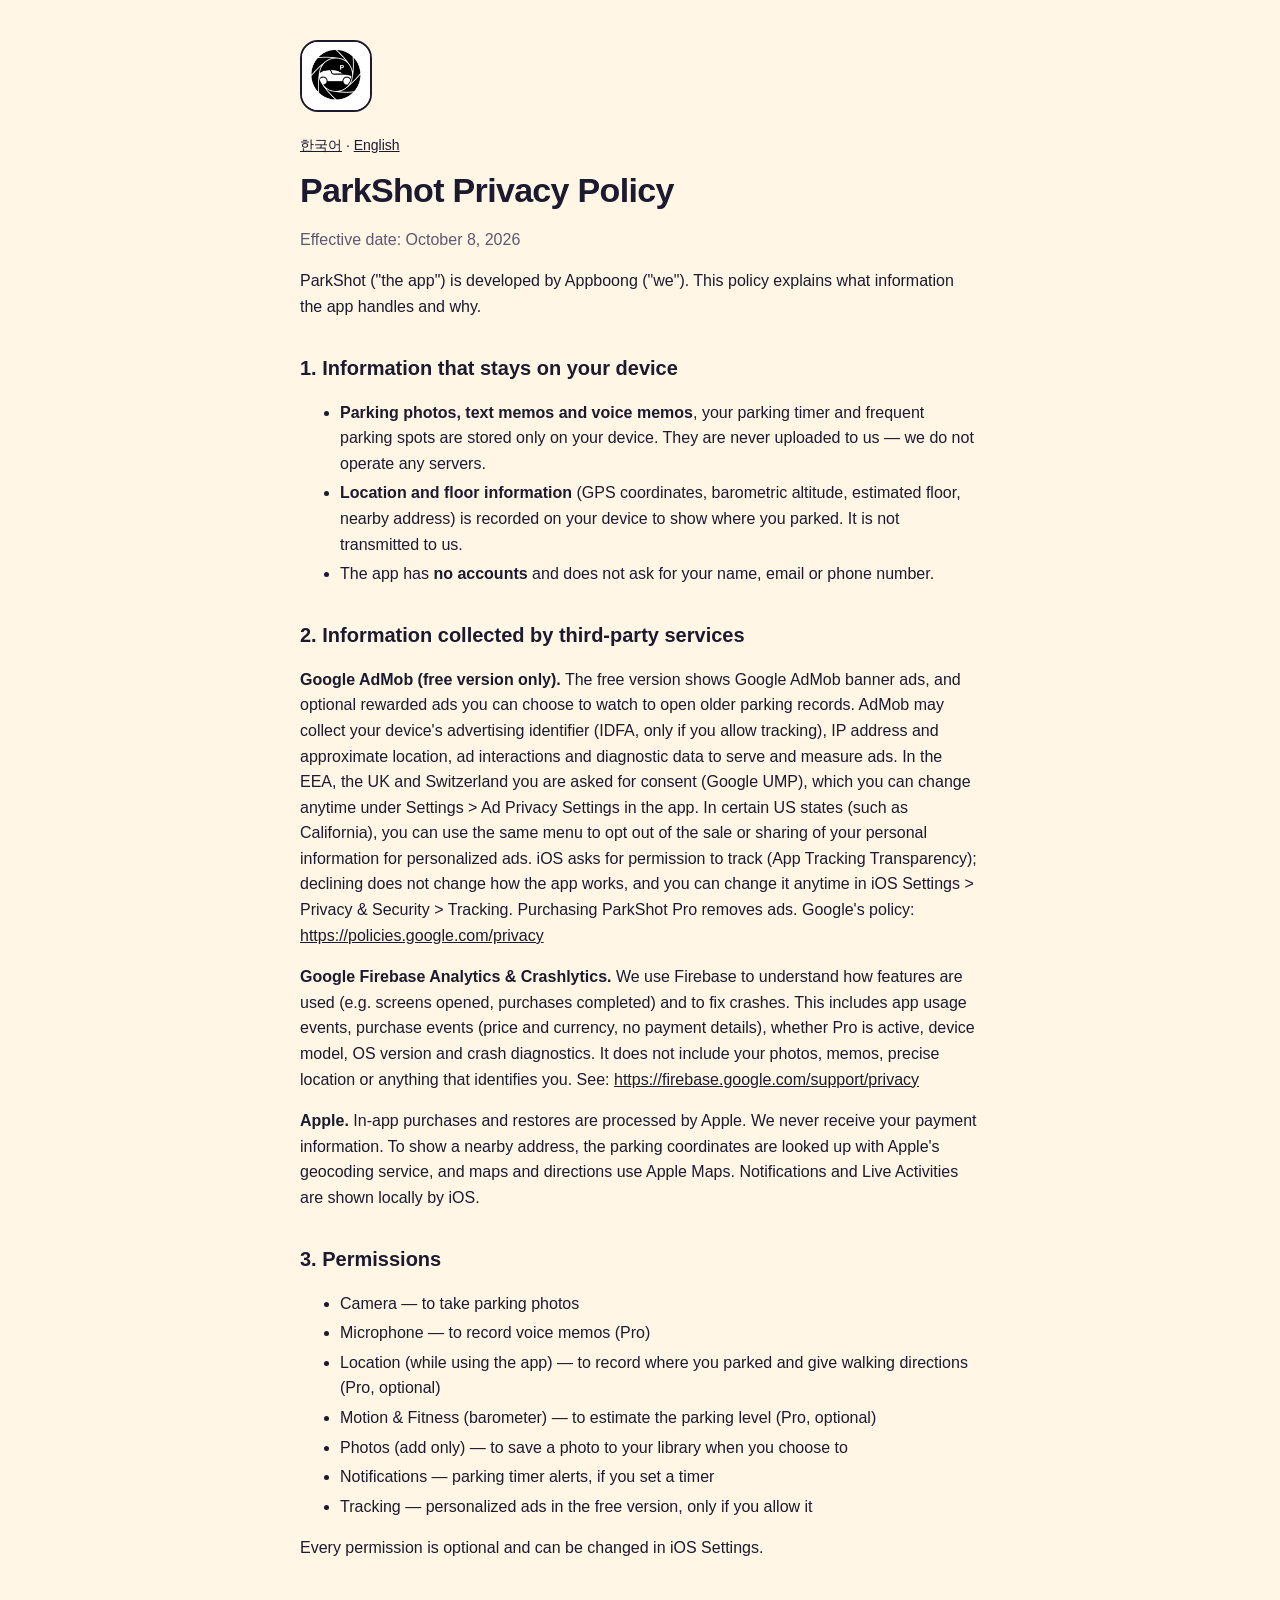
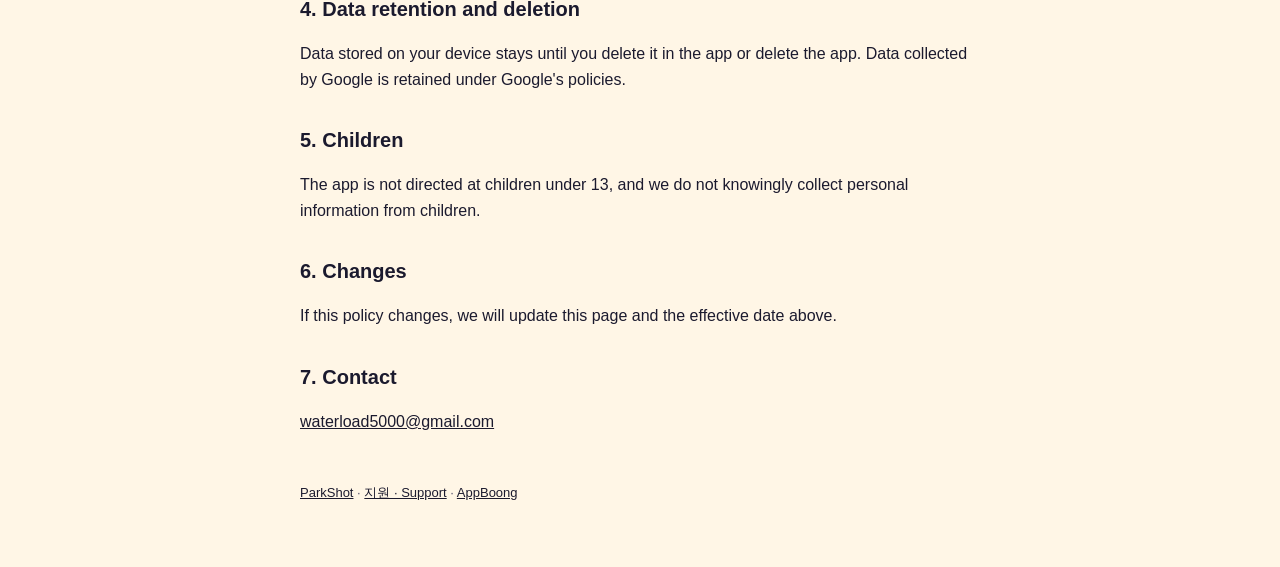
<file: parkshot/privacy.html>
<!doctype html>
<html lang="ko"><head><meta charset="utf-8"><meta name="viewport" content="width=device-width,initial-scale=1">
<title>ParkShot 개인정보처리방침 · Privacy Policy</title><link rel="stylesheet" href="/assets/site.css">
<style>li{margin:4px 0}.switch{font-size:14px}</style></head>
<body><main>
<img src="/assets/parkshot-icon.png" alt="" width="72" height="72" style="border-radius:18px;border:2px solid #1b1a2e">
<p class="switch"><a href="#" data-lang="ko">한국어</a> · <a href="#" data-lang="en">English</a></p>

<div lang-block="ko">
<h1>ParkShot 개인정보처리방침</h1>
<p class="muted">시행일: 2026년 10월 8일</p>
<p>ParkShot(이하 "앱")은 Appboong(이하 "개발자")이 만든 앱입니다. 이 방침은 앱이 어떤 정보를 왜 다루는지 설명합니다.</p>
<h2>1. 기기에만 저장되는 정보</h2>
<ul>
<li><strong>주차 사진, 텍스트 메모, 음성 메모</strong>, 주차 타이머와 자주 가는 주차장 설정은 사용자의 기기에만 저장되며 개발자에게 전송되지 않습니다. 개발자는 서버를 운영하지 않습니다.</li>
<li><strong>위치·층수 정보</strong>(GPS 좌표, 기압 고도, 추정 층수, 주변 주소)는 주차 위치를 보여 주기 위해 기기에 기록되며 개발자에게 전송되지 않습니다.</li>
<li>앱에는 <strong>계정이 없으며</strong> 이름·이메일·전화번호를 요구하지 않습니다.</li>
</ul>
<h2>2. 제3자 서비스가 수집하는 정보</h2>
<p><strong>Google AdMob (무료 버전만).</strong> 무료 버전은 Google AdMob 배너 광고와, 지난 주차 기록을 열 때 선택해서 보는 보상형 광고를 표시합니다. AdMob은 광고 제공·측정을 위해 광고 식별자(IDFA, 추적을 허용한 경우에만), IP 주소와 대략적인 위치, 광고 상호작용 및 진단 데이터를 수집할 수 있습니다. 유럽경제지역·영국·스위스에서는 Google의 동의 관리 도구(UMP)로 동의를 받으며, 앱의 설정 &gt; 광고 개인정보 설정에서 언제든 바꿀 수 있습니다. 미국 일부 주(캘리포니아 등) 사용자는 같은 메뉴에서 맞춤 광고를 위한 개인정보 판매·공유를 거부할 수 있습니다. iOS가 앱 추적 투명성(ATT) 허용 여부를 묻고, 거부해도 앱은 똑같이 이용할 수 있으며 iOS 설정 &gt; 개인정보 보호 및 보안 &gt; 추적에서 언제든 바꿀 수 있습니다. ParkShot Pro를 구매하면 광고가 제거됩니다. Google 개인정보처리방침: <a href="https://policies.google.com/privacy">https://policies.google.com/privacy</a></p>
<p><strong>Google Firebase Analytics·Crashlytics.</strong> 기능 사용 현황(예: 화면 열람, 구매 완료)을 파악하고 오류를 고치기 위해 Firebase를 사용합니다. 앱 사용 이벤트, 구매 이벤트(가격·통화만, 결제 정보 제외), Pro 사용 여부, 기기 모델, OS 버전, 충돌 진단 정보가 포함되며 사진·메모·정밀 위치·사용자 식별 정보는 포함되지 않습니다. 참고: <a href="https://firebase.google.com/support/privacy">https://firebase.google.com/support/privacy</a></p>
<p><strong>Apple.</strong> 앱 내 구매와 복원은 Apple이 처리하며 개발자는 결제 정보를 받지 않습니다. 주변 주소를 표시하려고 주차 위치 좌표를 Apple의 지오코딩 서비스로 조회하고, 지도와 길안내는 Apple 지도를 사용합니다. 알림과 실시간 현황(Live Activity)은 iOS가 기기에서 표시합니다.</p>
<h2>3. 권한</h2>
<ul>
<li>카메라 — 주차 사진 촬영</li>
<li>마이크 — 음성 메모 녹음 (Pro)</li>
<li>위치(앱 사용 중) — 주차 위치 기록과 도보 길안내 (Pro, 선택)</li>
<li>동작 및 피트니스(기압계) — 주차 층수 추정 (Pro, 선택)</li>
<li>사진(추가만) — 사용자가 선택할 때 사진 보관함에 저장</li>
<li>알림 — 주차 타이머 만료 알림 (타이머를 설정한 경우)</li>
<li>추적 — 무료 버전의 맞춤 광고, 허용한 경우에만</li>
</ul>
<p>모든 권한은 선택 사항이며 iOS 설정에서 바꿀 수 있습니다.</p>
<h2>4. 보관 및 삭제</h2>
<p>기기에 저장된 데이터는 앱에서 삭제하거나 앱을 삭제할 때까지 남아 있습니다. Google이 수집한 데이터는 Google의 정책에 따라 보관됩니다.</p>
<h2>5. 아동</h2>
<p>앱은 만 13세 미만 아동을 대상으로 하지 않으며, 아동의 개인정보를 고의로 수집하지 않습니다.</p>
<h2>6. 변경</h2>
<p>방침이 바뀌면 이 페이지와 위의 시행일을 갱신합니다.</p>
<h2>7. 문의</h2>
<p><a href="mailto:waterload5000@gmail.com">waterload5000@gmail.com</a></p>
</div>

<div lang-block="en">
<h1>ParkShot Privacy Policy</h1>
<p class="muted">Effective date: October 8, 2026</p>
<p>ParkShot ("the app") is developed by Appboong ("we"). This policy explains what information the app handles and why.</p>
<h2>1. Information that stays on your device</h2>
<ul>
<li><strong>Parking photos, text memos and voice memos</strong>, your parking timer and frequent parking spots are stored only on your device. They are never uploaded to us — we do not operate any servers.</li>
<li><strong>Location and floor information</strong> (GPS coordinates, barometric altitude, estimated floor, nearby address) is recorded on your device to show where you parked. It is not transmitted to us.</li>
<li>The app has <strong>no accounts</strong> and does not ask for your name, email or phone number.</li>
</ul>
<h2>2. Information collected by third-party services</h2>
<p><strong>Google AdMob (free version only).</strong> The free version shows Google AdMob banner ads, and optional rewarded ads you can choose to watch to open older parking records. AdMob may collect your device's advertising identifier (IDFA, only if you allow tracking), IP address and approximate location, ad interactions and diagnostic data to serve and measure ads. In the EEA, the UK and Switzerland you are asked for consent (Google UMP), which you can change anytime under Settings &gt; Ad Privacy Settings in the app. In certain US states (such as California), you can use the same menu to opt out of the sale or sharing of your personal information for personalized ads. iOS asks for permission to track (App Tracking Transparency); declining does not change how the app works, and you can change it anytime in iOS Settings &gt; Privacy &amp; Security &gt; Tracking. Purchasing ParkShot Pro removes ads. Google's policy: <a href="https://policies.google.com/privacy">https://policies.google.com/privacy</a></p>
<p><strong>Google Firebase Analytics &amp; Crashlytics.</strong> We use Firebase to understand how features are used (e.g. screens opened, purchases completed) and to fix crashes. This includes app usage events, purchase events (price and currency, no payment details), whether Pro is active, device model, OS version and crash diagnostics. It does not include your photos, memos, precise location or anything that identifies you. See: <a href="https://firebase.google.com/support/privacy">https://firebase.google.com/support/privacy</a></p>
<p><strong>Apple.</strong> In-app purchases and restores are processed by Apple. We never receive your payment information. To show a nearby address, the parking coordinates are looked up with Apple's geocoding service, and maps and directions use Apple Maps. Notifications and Live Activities are shown locally by iOS.</p>
<h2>3. Permissions</h2>
<ul>
<li>Camera — to take parking photos</li>
<li>Microphone — to record voice memos (Pro)</li>
<li>Location (while using the app) — to record where you parked and give walking directions (Pro, optional)</li>
<li>Motion &amp; Fitness (barometer) — to estimate the parking level (Pro, optional)</li>
<li>Photos (add only) — to save a photo to your library when you choose to</li>
<li>Notifications — parking timer alerts, if you set a timer</li>
<li>Tracking — personalized ads in the free version, only if you allow it</li>
</ul>
<p>Every permission is optional and can be changed in iOS Settings.</p>
<h2>4. Data retention and deletion</h2>
<p>Data stored on your device stays until you delete it in the app or delete the app. Data collected by Google is retained under Google's policies.</p>
<h2>5. Children</h2>
<p>The app is not directed at children under 13, and we do not knowingly collect personal information from children.</p>
<h2>6. Changes</h2>
<p>If this policy changes, we will update this page and the effective date above.</p>
<h2>7. Contact</h2>
<p><a href="mailto:waterload5000@gmail.com">waterload5000@gmail.com</a></p>
</div>

<footer><a href="/parkshot/">ParkShot</a> · <a href="/parkshot/support.html">지원 · Support</a> · <a href="/">AppBoong</a></footer>
</main><script src="/assets/lang.js"></script><script src="/assets/lang-switch.js"></script></body></html>
</file>
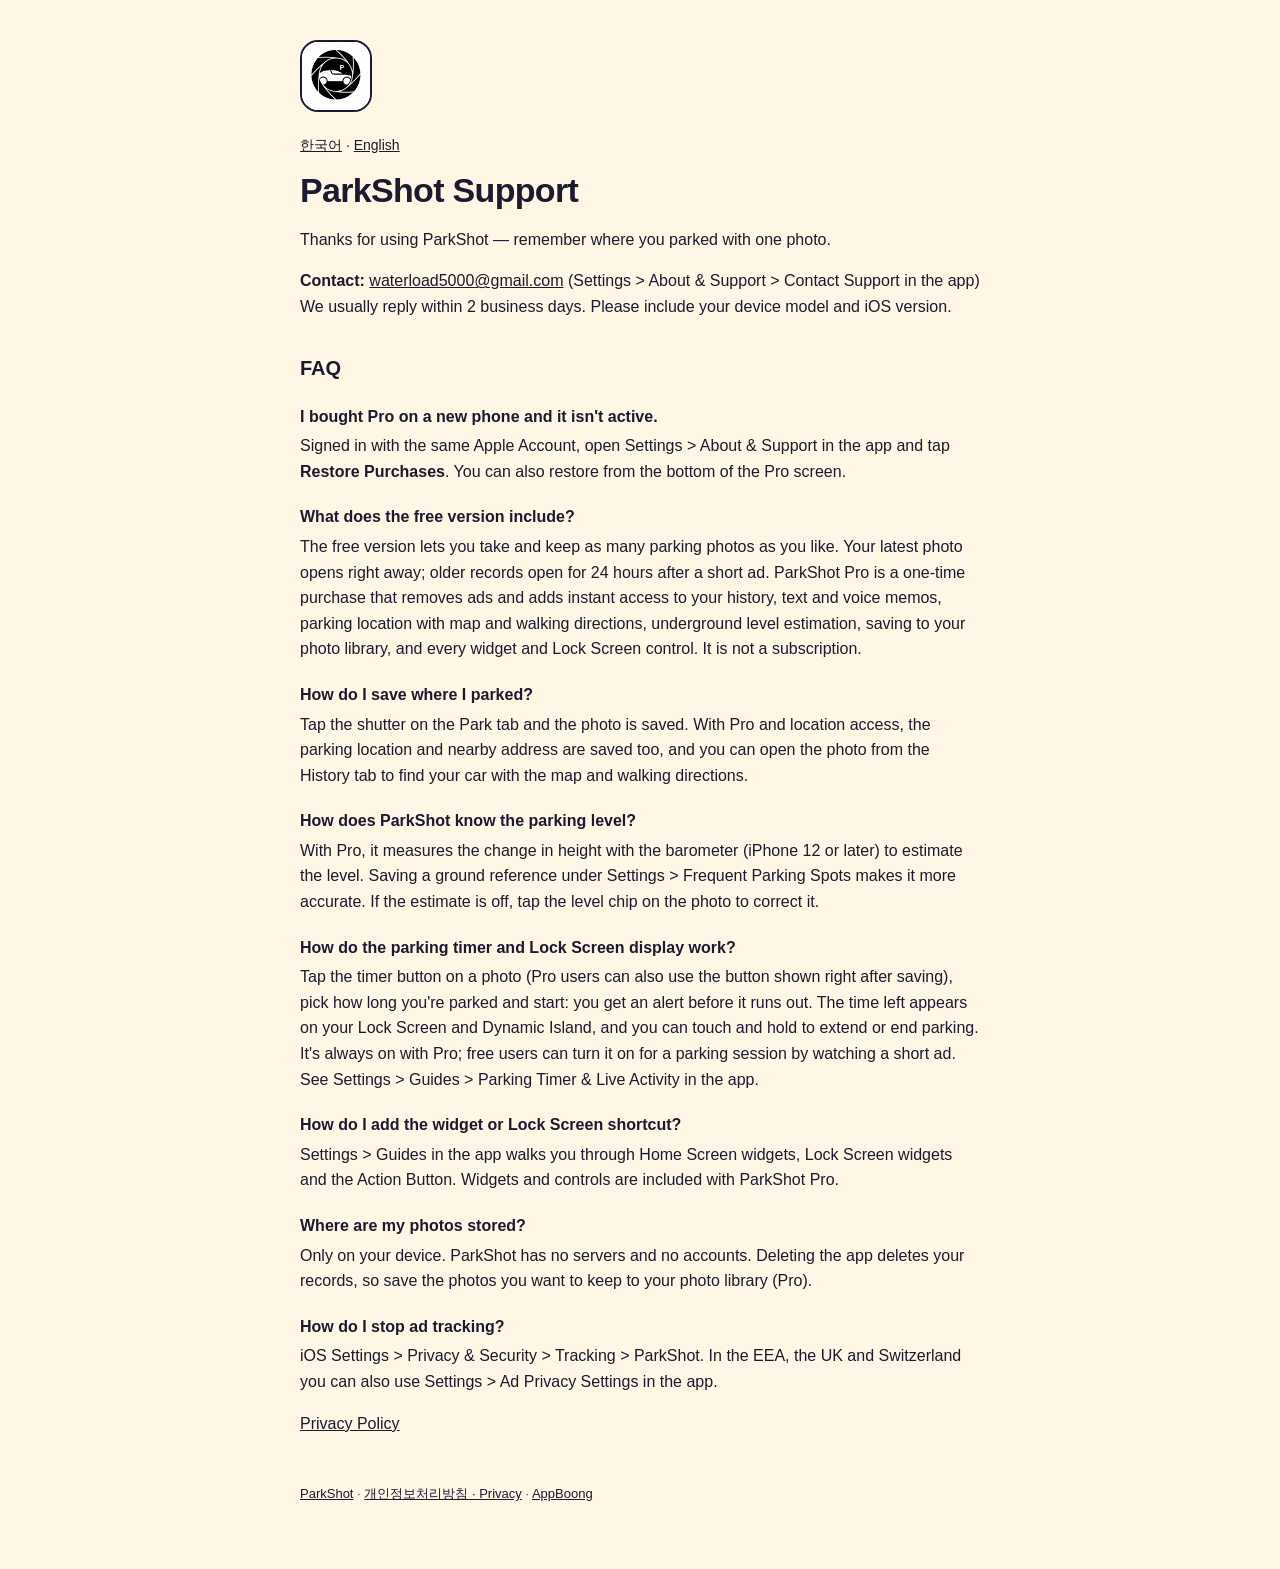
<file: parkshot/support.html>
<!doctype html>
<html lang="ko"><head><meta charset="utf-8"><meta name="viewport" content="width=device-width,initial-scale=1">
<title>ParkShot 지원 · Support</title><link rel="stylesheet" href="/assets/site.css">
<style>h3{font-size:16px;margin:20px 0 4px}h3+p{margin-top:0}.switch{font-size:14px}</style></head>
<body><main>
<img src="/assets/parkshot-icon.png" alt="" width="72" height="72" style="border-radius:18px;border:2px solid #1b1a2e">
<p class="switch"><a href="#" data-lang="ko">한국어</a> · <a href="#" data-lang="en">English</a></p>

<div lang-block="ko">
<h1>ParkShot 지원</h1>
<p>ParkShot을 이용해 주셔서 감사합니다. 사진 한 장으로 주차한 곳을 기억하세요.</p>
<p><strong>문의:</strong> <a href="mailto:waterload5000@gmail.com">waterload5000@gmail.com</a> (앱의 설정 &gt; 정보 및 지원 &gt; 문의하기)<br>
보통 영업일 기준 2일 안에 답장드립니다. 기기 모델과 iOS 버전을 함께 적어 주세요.</p>
<h2>자주 묻는 질문</h2>
<h3>새 폰에서 Pro가 적용되지 않아요.</h3>
<p>같은 Apple 계정으로 로그인한 상태에서 앱의 설정 &gt; 정보 및 지원 &gt; <strong>구매내역 복원</strong>을 눌러 주세요. Pro 화면 아래에서도 복원할 수 있습니다.</p>
<h3>무료 버전은 무엇이 다른가요?</h3>
<p>무료 버전도 주차 사진을 개수 제한 없이 찍고 보관할 수 있습니다. 가장 최근 사진은 바로 열리고, 지난 기록은 짧은 광고를 보면 24시간 동안 열 수 있어요. ParkShot Pro는 한 번 결제로 평생 광고를 없애고, 지난 기록 바로 보기, 텍스트·음성 메모, 주차 위치·지도·도보 길안내, 지하주차장 층수 추정, 사진 보관함 저장, 모든 위젯·잠금화면 컨트롤을 쓸 수 있습니다. 구독이 아닙니다.</p>
<h3>주차 위치는 어떻게 기록하나요?</h3>
<p>주차 탭에서 셔터를 누르면 사진이 저장됩니다. Pro에서 위치 권한을 허용하면 주차 위치와 주변 주소가 함께 기록되고, 기록 탭에서 사진을 열어 지도와 도보 길안내로 차를 찾을 수 있어요.</p>
<h3>지하주차장 층수는 어떻게 아나요?</h3>
<p>Pro에서 기압계(iPhone 12 이후)로 높이 변화를 재서 층수를 추정합니다. 설정 &gt; 자주 가는 주차장에 지상 기준을 저장해 두면 더 정확해집니다. 추정값이 틀리면 사진 상세의 층수 칩을 눌러 고칠 수 있어요.</p>
<h3>주차 타이머와 잠금화면 표시는 어떻게 쓰나요?</h3>
<p>사진 상세의 타이머 버튼(Pro는 사진 저장 직후 버튼으로도)에서 주차 시간을 고르고 시작하면 만료 전에 알림을 받습니다. 잠금화면과 다이나믹 아일랜드에 남은 시간이 표시되며, 길게 눌러 연장하거나 종료할 수 있어요. Pro는 항상, 무료는 주차마다 짧은 광고를 보면 켤 수 있습니다. 자세한 내용은 앱의 설정 &gt; 가이드 &gt; 주차 타이머 · 라이브 액티비티를 참고하세요.</p>
<h3>위젯이나 잠금화면 바로가기는 어떻게 추가하나요?</h3>
<p>앱의 설정 &gt; 가이드에서 홈 화면 위젯, 잠금 화면 위젯, 액션 버튼을 단계별로 안내합니다. 위젯과 컨트롤은 ParkShot Pro에 포함돼 있습니다.</p>
<h3>사진은 어디에 저장되나요?</h3>
<p>기기에만 저장됩니다. ParkShot에는 서버와 계정이 없습니다. 앱을 삭제하면 기록도 함께 삭제되니, 남기고 싶은 사진은 사진 보관함에 저장해 두세요(Pro).</p>
<h3>광고 추적을 끄려면?</h3>
<p>iOS 설정 &gt; 개인정보 보호 및 보안 &gt; 추적 &gt; ParkShot. 유럽경제지역·영국·스위스에서는 앱의 설정 &gt; 광고 개인정보 설정에서도 바꿀 수 있습니다.</p>
<p><a href="/parkshot/privacy.html">개인정보처리방침</a></p>
</div>

<div lang-block="en">
<h1>ParkShot Support</h1>
<p>Thanks for using ParkShot — remember where you parked with one photo.</p>
<p><strong>Contact:</strong> <a href="mailto:waterload5000@gmail.com">waterload5000@gmail.com</a> (Settings &gt; About &amp; Support &gt; Contact Support in the app)<br>
We usually reply within 2 business days. Please include your device model and iOS version.</p>
<h2>FAQ</h2>
<h3>I bought Pro on a new phone and it isn't active.</h3>
<p>Signed in with the same Apple Account, open Settings &gt; About &amp; Support in the app and tap <strong>Restore Purchases</strong>. You can also restore from the bottom of the Pro screen.</p>
<h3>What does the free version include?</h3>
<p>The free version lets you take and keep as many parking photos as you like. Your latest photo opens right away; older records open for 24 hours after a short ad. ParkShot Pro is a one-time purchase that removes ads and adds instant access to your history, text and voice memos, parking location with map and walking directions, underground level estimation, saving to your photo library, and every widget and Lock Screen control. It is not a subscription.</p>
<h3>How do I save where I parked?</h3>
<p>Tap the shutter on the Park tab and the photo is saved. With Pro and location access, the parking location and nearby address are saved too, and you can open the photo from the History tab to find your car with the map and walking directions.</p>
<h3>How does ParkShot know the parking level?</h3>
<p>With Pro, it measures the change in height with the barometer (iPhone 12 or later) to estimate the level. Saving a ground reference under Settings &gt; Frequent Parking Spots makes it more accurate. If the estimate is off, tap the level chip on the photo to correct it.</p>
<h3>How do the parking timer and Lock Screen display work?</h3>
<p>Tap the timer button on a photo (Pro users can also use the button shown right after saving), pick how long you're parked and start: you get an alert before it runs out. The time left appears on your Lock Screen and Dynamic Island, and you can touch and hold to extend or end parking. It's always on with Pro; free users can turn it on for a parking session by watching a short ad. See Settings &gt; Guides &gt; Parking Timer &amp; Live Activity in the app.</p>
<h3>How do I add the widget or Lock Screen shortcut?</h3>
<p>Settings &gt; Guides in the app walks you through Home Screen widgets, Lock Screen widgets and the Action Button. Widgets and controls are included with ParkShot Pro.</p>
<h3>Where are my photos stored?</h3>
<p>Only on your device. ParkShot has no servers and no accounts. Deleting the app deletes your records, so save the photos you want to keep to your photo library (Pro).</p>
<h3>How do I stop ad tracking?</h3>
<p>iOS Settings &gt; Privacy &amp; Security &gt; Tracking &gt; ParkShot. In the EEA, the UK and Switzerland you can also use Settings &gt; Ad Privacy Settings in the app.</p>
<p><a href="/parkshot/privacy.html">Privacy Policy</a></p>
</div>

<footer><a href="/parkshot/">ParkShot</a> · <a href="/parkshot/privacy.html">개인정보처리방침 · Privacy</a> · <a href="/">AppBoong</a></footer>
</main><script src="/assets/lang.js"></script><script src="/assets/lang-switch.js"></script></body></html>
</file>
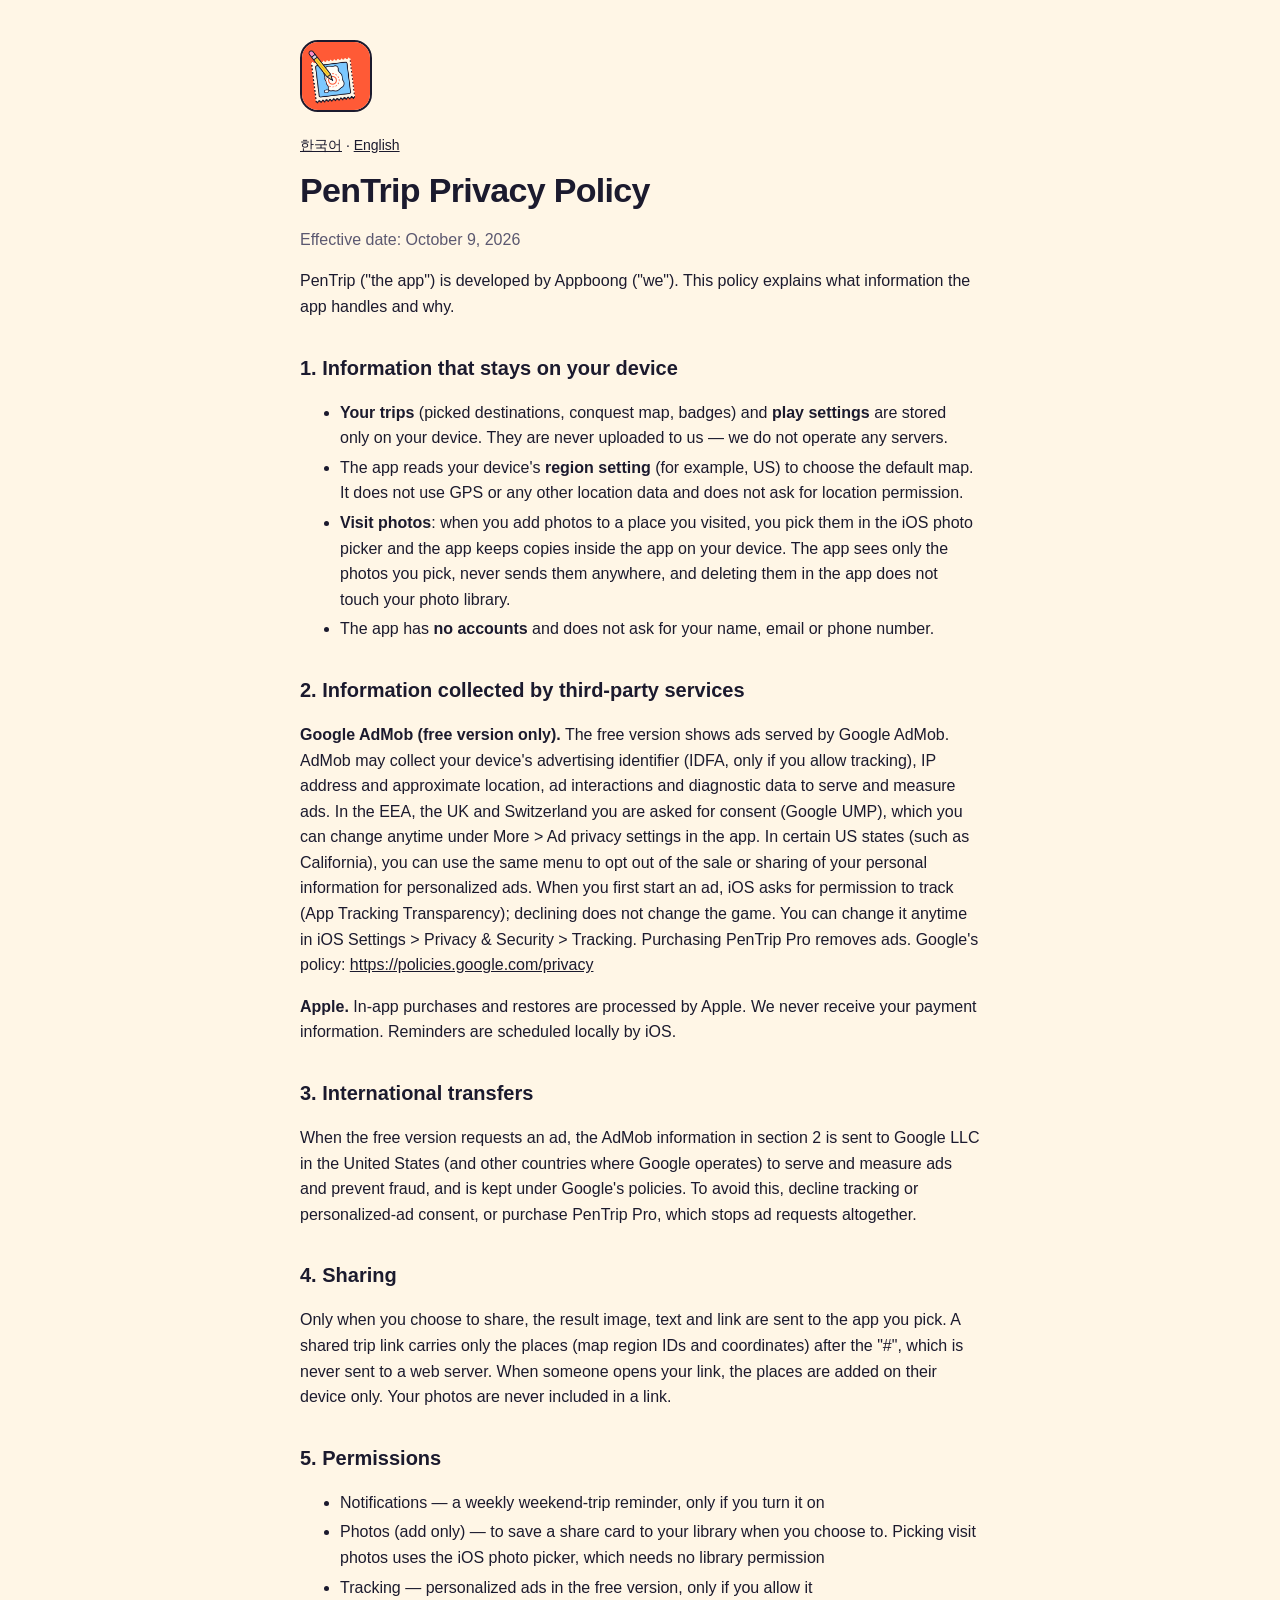
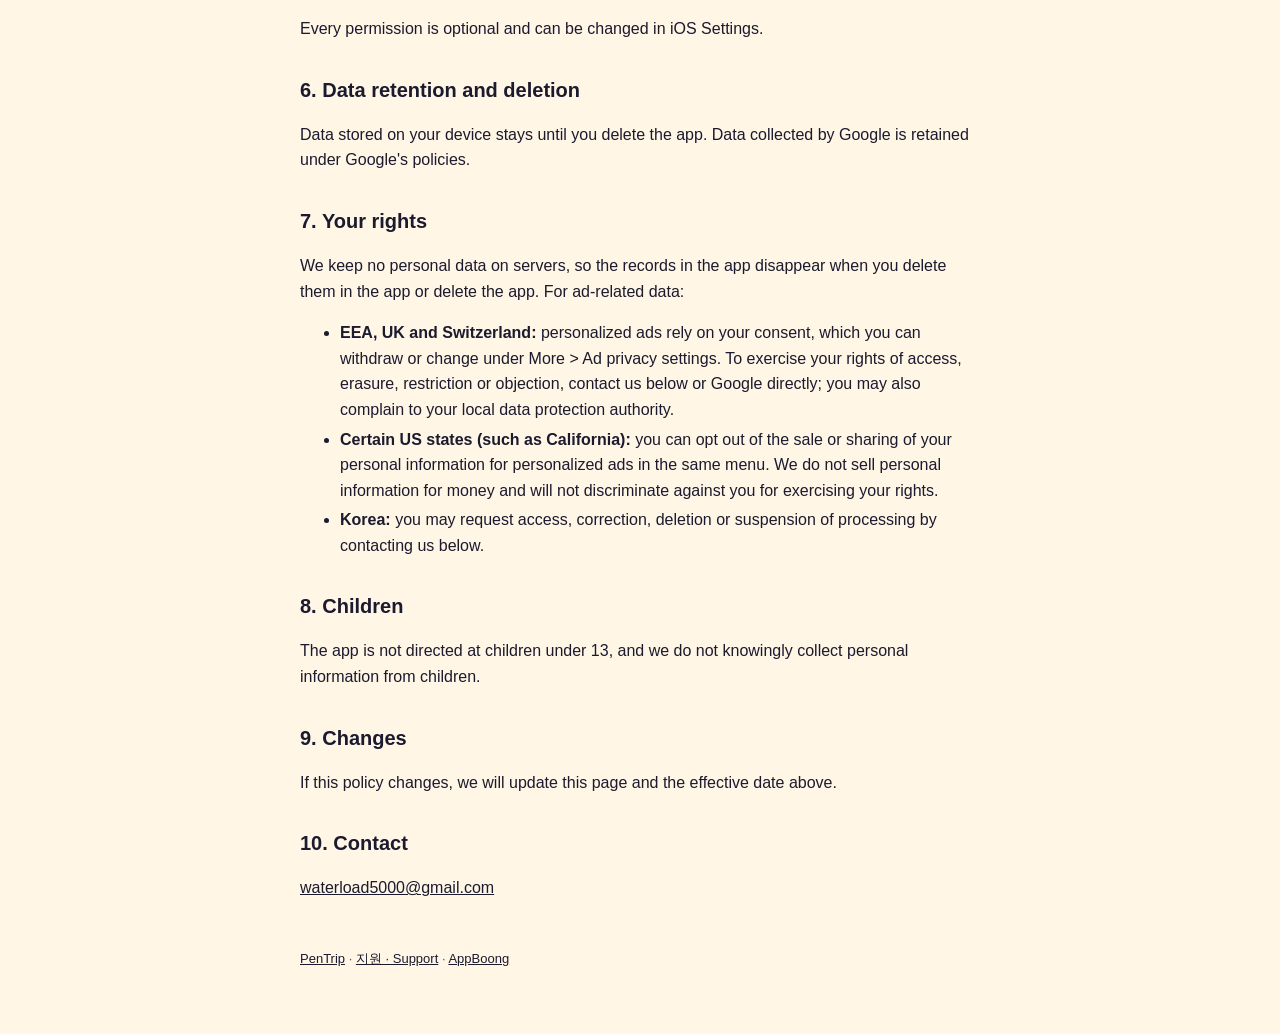
<file: pentrip/privacy.html>
<!doctype html>
<html lang="ko"><head><meta charset="utf-8"><meta name="viewport" content="width=device-width,initial-scale=1">
<title>PenTrip 개인정보처리방침 · Privacy Policy</title><link rel="stylesheet" href="/assets/site.css">
<style>li{margin:4px 0}.switch{font-size:14px}</style></head>
<body><main>
<img src="/assets/pentrip-icon.png" alt="" width="72" height="72" style="border-radius:18px;border:2px solid #1b1a2e">
<p class="switch"><a href="#" data-lang="ko">한국어</a> · <a href="#" data-lang="en">English</a></p>

<div lang-block="ko">
<h1>PenTrip 개인정보처리방침</h1>
<p class="muted">시행일: 2026년 10월 9일</p>
<p>PenTrip(이하 "앱")은 Appboong(이하 "개발자")이 만든 앱입니다. 이 방침은 앱이 어떤 정보를 왜 다루는지 설명합니다.</p>
<h2>1. 기기에만 저장되는 정보</h2>
<ul>
<li><strong>여행 기록</strong>(뽑은 여행지, 정복지도, 배지)과 <strong>플레이 설정</strong>은 사용자의 기기에만 저장되며 개발자에게 전송되지 않습니다. 개발자는 서버를 운영하지 않습니다.</li>
<li>기본 지도 국가를 정하려고 기기의 <strong>지역 설정 값</strong>(예: KR)만 읽습니다. GPS 등 위치 정보는 사용하지 않으며 위치 권한을 요청하지 않습니다.</li>
<li><strong>다녀온 곳 사진</strong>: 사진을 남길 때 iOS 사진 선택기에서 직접 고른 사진만 앱 안에 사본으로 저장합니다. 고르지 않은 사진에는 접근하지 않고, 사진을 어디로도 전송하지 않으며, 앱에서 지워도 사진 보관함의 원본은 그대로입니다.</li>
<li>앱에는 <strong>계정이 없으며</strong> 이름·이메일·전화번호를 요구하지 않습니다.</li>
</ul>
<h2>2. 제3자 서비스가 수집하는 정보</h2>
<p><strong>Google AdMob (무료 버전만).</strong> 무료 버전은 Google AdMob 광고를 표시합니다. AdMob은 광고 제공·측정을 위해 광고 식별자(IDFA, 추적을 허용한 경우에만), IP 주소와 대략적인 위치, 광고 상호작용 및 진단 데이터를 수집할 수 있습니다. 유럽경제지역·영국·스위스에서는 Google의 동의 관리 도구(UMP)로 동의를 받으며, 앱의 더보기 &gt; 광고 개인정보 설정에서 언제든 바꿀 수 있습니다. 미국 일부 주(캘리포니아 등) 사용자는 같은 메뉴에서 맞춤 광고를 위한 개인정보 판매·공유를 거부할 수 있습니다. 광고를 처음 볼 때 iOS가 앱 추적 투명성(ATT) 허용 여부를 묻습니다. 거부해도 게임은 똑같이 이용할 수 있고, iOS 설정 &gt; 개인정보 보호 및 보안 &gt; 추적에서 언제든 바꿀 수 있습니다. PenTrip Pro를 구매하면 광고가 제거됩니다. Google 개인정보처리방침: <a href="https://policies.google.com/privacy">https://policies.google.com/privacy</a></p>
<p><strong>Apple.</strong> 앱 내 구매와 복원은 Apple이 처리하며 개발자는 결제 정보를 받지 않습니다. 알림은 iOS가 기기에서 예약합니다.</p>
<h2>3. 개인정보의 국외 이전</h2>
<p>무료 버전에서 광고를 요청할 때 위 2번의 AdMob 정보가 광고 제공을 위해 다음과 같이 국외로 전송됩니다.</p>
<ul>
<li>받는 자: Google LLC (미국) — 문의: <a href="https://policies.google.com/privacy">Google 개인정보처리방침</a>의 문의 경로</li>
<li>이전 국가·시기·방법: 미국 등 Google 서버, 광고를 요청할 때마다 네트워크로 전송</li>
<li>이전 항목: 광고 식별자(추적을 허용한 경우), IP 주소와 대략적인 위치, 기기·앱 정보, 광고 상호작용 및 진단 데이터</li>
<li>목적·보유 기간: 광고 제공·측정·부정 방지, Google의 정책에 따른 기간</li>
</ul>
<p>국외 이전을 원하지 않으면 추적을 허용하지 않거나 맞춤 광고 동의를 거부할 수 있고, PenTrip Pro를 구매하면 광고 요청 자체가 일어나지 않습니다.</p>
<h2>4. 공유</h2>
<p>사용자가 공유를 선택한 경우에만 결과 이미지·텍스트·링크를 사용자가 고른 앱으로 보냅니다. 여행지 공유 링크에는 장소(지도 지역 ID와 좌표)만 주소의 "#" 뒤에 담기며, 이 부분은 웹 서버로 전송되지 않습니다. 링크를 연 사람의 기기에만 장소가 추가되며, 사진은 링크에 들어가지 않습니다.</p>
<h2>5. 권한</h2>
<ul>
<li>알림 — 주말 여행 안내(주 1회), 직접 켠 경우에만</li>
<li>사진(추가만) — 사용자가 선택할 때 공유 카드를 사진 보관함에 저장. 다녀온 곳 사진 선택은 보관함 권한이 필요 없는 iOS 사진 선택기를 사용</li>
<li>추적 — 무료 버전의 맞춤 광고, 허용한 경우에만</li>
</ul>
<p>모든 권한은 선택 사항이며 iOS 설정에서 바꿀 수 있습니다.</p>
<h2>6. 보관 및 삭제</h2>
<p>기기에 저장된 데이터는 앱을 삭제할 때까지 남아 있습니다. Google이 수집한 데이터는 Google의 정책에 따라 보관됩니다.</p>
<h2>7. 이용자의 권리</h2>
<p>개발자는 서버에 개인정보를 보관하지 않으므로 앱 안의 기록은 앱에서 지우거나 앱을 삭제하면 사라집니다. 광고와 관련된 정보는 다음과 같이 관리할 수 있습니다.</p>
<ul>
<li><strong>유럽경제지역·영국·스위스:</strong> 맞춤 광고는 동의를 근거로 하며, 더보기 &gt; 광고 개인정보 설정에서 동의를 철회하거나 바꿀 수 있습니다. 열람·삭제·처리 제한·반대 등의 권리를 행사하려면 아래로 문의하시거나 Google에 직접 요청할 수 있고, 거주 국가의 감독기관에 민원을 제기할 수 있습니다.</li>
<li><strong>미국 일부 주(캘리포니아 등):</strong> 맞춤 광고를 위한 개인정보 판매·공유를 같은 메뉴에서 거부할 수 있습니다. 개발자는 개인정보를 돈을 받고 팔지 않으며, 권리를 행사했다는 이유로 차별하지 않습니다.</li>
<li><strong>대한민국:</strong> 개인정보 열람·정정·삭제·처리정지를 요구할 수 있으며, 아래 문의처로 연락하시면 지체 없이 처리합니다.</li>
</ul>
<h2>8. 아동</h2>
<p>앱은 만 13세 미만(대한민국은 만 14세 미만) 아동을 대상으로 하지 않으며, 아동의 개인정보를 고의로 수집하지 않습니다.</p>
<h2>9. 변경</h2>
<p>방침이 바뀌면 이 페이지와 위의 시행일을 갱신합니다.</p>
<h2>10. 문의 및 개인정보 보호책임자</h2>
<p>개인정보 보호책임자: Appboong · <a href="mailto:waterload5000@gmail.com">waterload5000@gmail.com</a></p>
<p>개인정보 침해에 대한 신고·상담은 개인정보침해신고센터(privacy.kisa.or.kr, 국번 없이 118)나 개인정보분쟁조정위원회(www.kopico.go.kr, 1833-6972)에 할 수도 있습니다.</p>
</div>

<div lang-block="en">
<h1>PenTrip Privacy Policy</h1>
<p class="muted">Effective date: October 9, 2026</p>
<p>PenTrip ("the app") is developed by Appboong ("we"). This policy explains what information the app handles and why.</p>
<h2>1. Information that stays on your device</h2>
<ul>
<li><strong>Your trips</strong> (picked destinations, conquest map, badges) and <strong>play settings</strong> are stored only on your device. They are never uploaded to us — we do not operate any servers.</li>
<li>The app reads your device's <strong>region setting</strong> (for example, US) to choose the default map. It does not use GPS or any other location data and does not ask for location permission.</li>
<li><strong>Visit photos</strong>: when you add photos to a place you visited, you pick them in the iOS photo picker and the app keeps copies inside the app on your device. The app sees only the photos you pick, never sends them anywhere, and deleting them in the app does not touch your photo library.</li>
<li>The app has <strong>no accounts</strong> and does not ask for your name, email or phone number.</li>
</ul>
<h2>2. Information collected by third-party services</h2>
<p><strong>Google AdMob (free version only).</strong> The free version shows ads served by Google AdMob. AdMob may collect your device's advertising identifier (IDFA, only if you allow tracking), IP address and approximate location, ad interactions and diagnostic data to serve and measure ads. In the EEA, the UK and Switzerland you are asked for consent (Google UMP), which you can change anytime under More &gt; Ad privacy settings in the app. In certain US states (such as California), you can use the same menu to opt out of the sale or sharing of your personal information for personalized ads. When you first start an ad, iOS asks for permission to track (App Tracking Transparency); declining does not change the game. You can change it anytime in iOS Settings &gt; Privacy &amp; Security &gt; Tracking. Purchasing PenTrip Pro removes ads. Google's policy: <a href="https://policies.google.com/privacy">https://policies.google.com/privacy</a></p>
<p><strong>Apple.</strong> In-app purchases and restores are processed by Apple. We never receive your payment information. Reminders are scheduled locally by iOS.</p>
<h2>3. International transfers</h2>
<p>When the free version requests an ad, the AdMob information in section 2 is sent to Google LLC in the United States (and other countries where Google operates) to serve and measure ads and prevent fraud, and is kept under Google's policies. To avoid this, decline tracking or personalized-ad consent, or purchase PenTrip Pro, which stops ad requests altogether.</p>
<h2>4. Sharing</h2>
<p>Only when you choose to share, the result image, text and link are sent to the app you pick. A shared trip link carries only the places (map region IDs and coordinates) after the "#", which is never sent to a web server. When someone opens your link, the places are added on their device only. Your photos are never included in a link.</p>
<h2>5. Permissions</h2>
<ul>
<li>Notifications — a weekly weekend-trip reminder, only if you turn it on</li>
<li>Photos (add only) — to save a share card to your library when you choose to. Picking visit photos uses the iOS photo picker, which needs no library permission</li>
<li>Tracking — personalized ads in the free version, only if you allow it</li>
</ul>
<p>Every permission is optional and can be changed in iOS Settings.</p>
<h2>6. Data retention and deletion</h2>
<p>Data stored on your device stays until you delete the app. Data collected by Google is retained under Google's policies.</p>
<h2>7. Your rights</h2>
<p>We keep no personal data on servers, so the records in the app disappear when you delete them in the app or delete the app. For ad-related data:</p>
<ul>
<li><strong>EEA, UK and Switzerland:</strong> personalized ads rely on your consent, which you can withdraw or change under More &gt; Ad privacy settings. To exercise your rights of access, erasure, restriction or objection, contact us below or Google directly; you may also complain to your local data protection authority.</li>
<li><strong>Certain US states (such as California):</strong> you can opt out of the sale or sharing of your personal information for personalized ads in the same menu. We do not sell personal information for money and will not discriminate against you for exercising your rights.</li>
<li><strong>Korea:</strong> you may request access, correction, deletion or suspension of processing by contacting us below.</li>
</ul>
<h2>8. Children</h2>
<p>The app is not directed at children under 13, and we do not knowingly collect personal information from children.</p>
<h2>9. Changes</h2>
<p>If this policy changes, we will update this page and the effective date above.</p>
<h2>10. Contact</h2>
<p><a href="mailto:waterload5000@gmail.com">waterload5000@gmail.com</a></p>
</div>

<footer><a href="/pentrip/">PenTrip</a> · <a href="/pentrip/support.html">지원 · Support</a> · <a href="/">AppBoong</a></footer>
</main><script src="/assets/lang.js"></script><script src="/assets/lang-switch.js"></script></body></html>
</file>
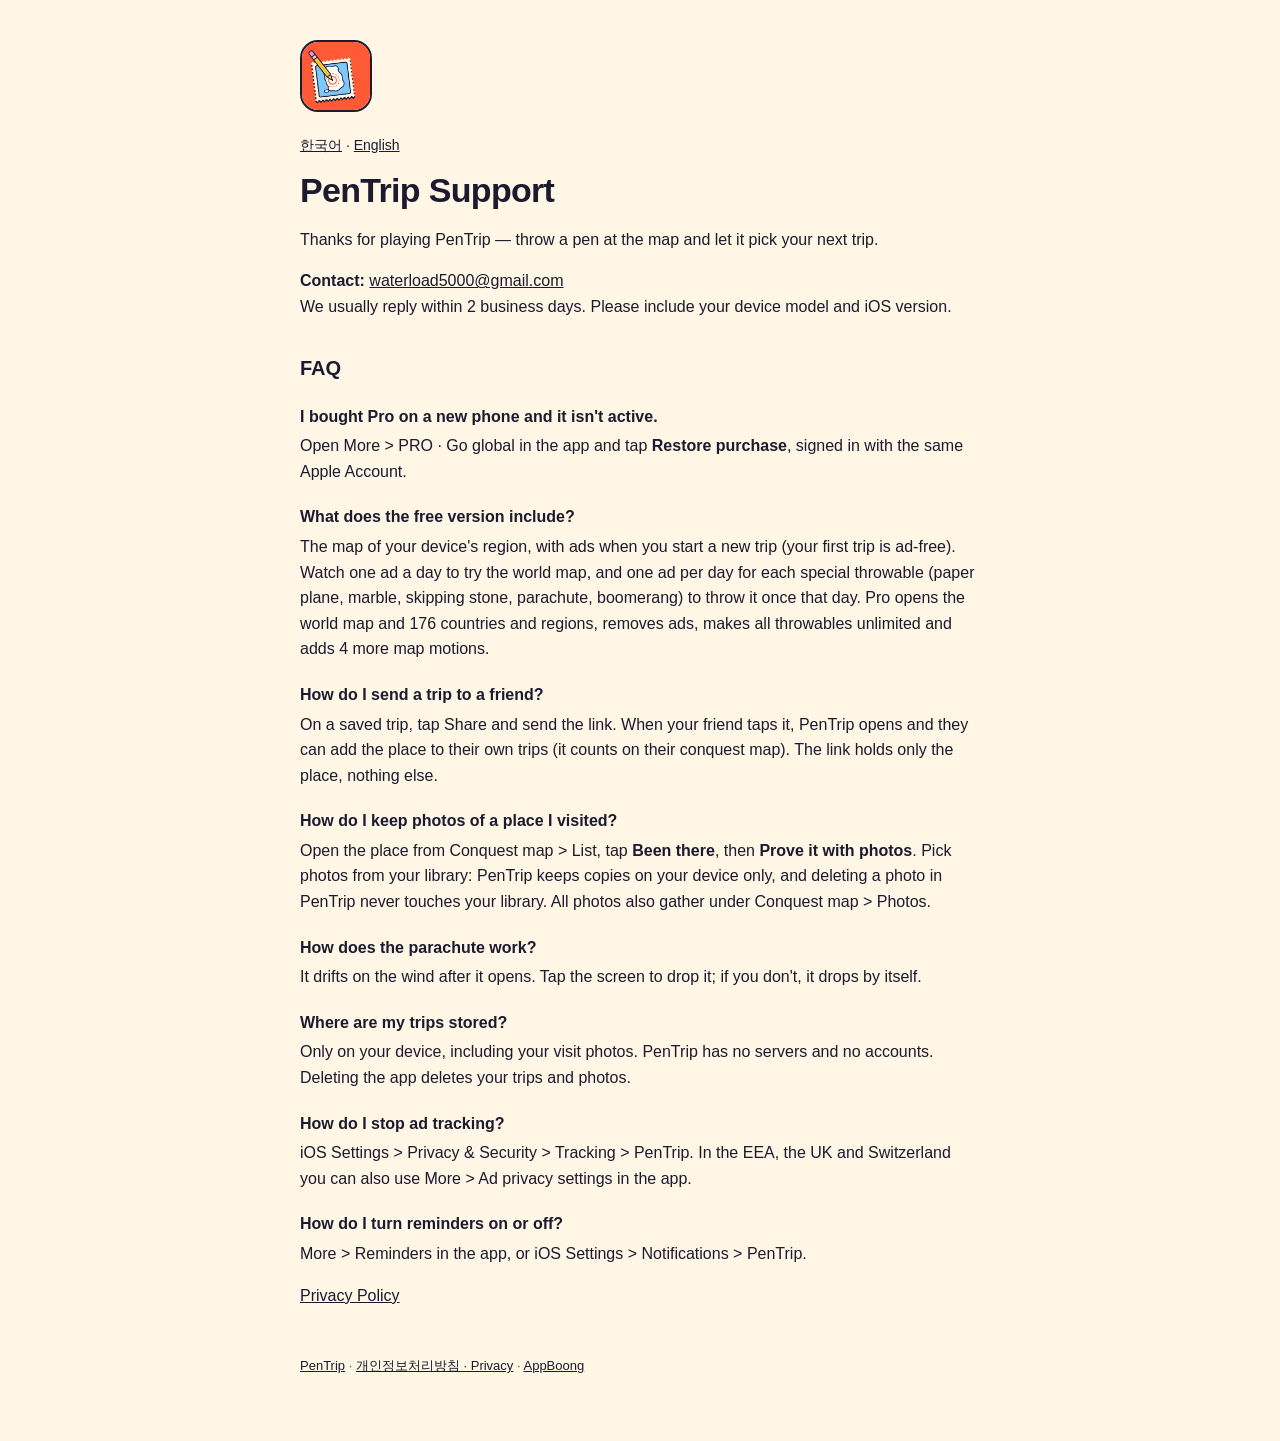
<file: pentrip/support.html>
<!doctype html>
<html lang="ko"><head><meta charset="utf-8"><meta name="viewport" content="width=device-width,initial-scale=1">
<title>PenTrip 지원 · Support</title><link rel="stylesheet" href="/assets/site.css">
<style>h3{font-size:16px;margin:20px 0 4px}h3+p{margin-top:0}.switch{font-size:14px}</style></head>
<body><main>
<img src="/assets/pentrip-icon.png" alt="" width="72" height="72" style="border-radius:18px;border:2px solid #1b1a2e">
<p class="switch"><a href="#" data-lang="ko">한국어</a> · <a href="#" data-lang="en">English</a></p>

<div lang-block="ko">
<h1>PenTrip 지원</h1>
<p>PenTrip을 이용해 주셔서 감사합니다. 지도에 펜을 던져 다음 여행지를 골라 보세요.</p>
<p><strong>문의:</strong> <a href="mailto:waterload5000@gmail.com">waterload5000@gmail.com</a><br>
보통 영업일 기준 2일 안에 답장드립니다. 기기 모델과 iOS 버전을 함께 적어 주세요.</p>
<h2>자주 묻는 질문</h2>
<h3>새 폰에서 Pro가 적용되지 않아요.</h3>
<p>같은 Apple 계정으로 로그인한 상태에서 앱의 더보기 &gt; PRO · 세계로 떠나기에서 <strong>구매 복원</strong>을 눌러 주세요.</p>
<h3>무료 버전에서는 무엇을 할 수 있나요?</h3>
<p>기기 지역 국가의 지도로 플레이하고, 새 여행을 시작할 때 광고가 나옵니다(첫 여행은 광고 없음). 하루 한 번 광고를 보면 세계 지도를 체험할 수 있고, 특수 투척물(종이비행기·구슬·물수제비 돌·낙하산·부메랑)은 각각 하루 한 번 광고를 보고 그날 1회 던질 수 있어요. Pro는 세계 지도와 176개 나라·지역, 광고 제거, 모든 투척물 무제한, 지도 움직임 4종 추가입니다.</p>
<h3>친구에게 여행지를 보내려면?</h3>
<p>저장한 여행에서 공유를 누르고 링크를 보내세요. 친구가 링크를 누르면 PenTrip이 열리고, 그 장소를 자기 여행지에 추가할 수 있어요(친구의 정복지도에도 칠해집니다). 링크에는 장소 정보만 담깁니다.</p>
<h3>다녀온 곳의 사진을 남기려면?</h3>
<p>정복지도 &gt; 목록에서 장소를 열고 <strong>다녀왔어요</strong> &gt; <strong>사진으로 인증하기</strong>를 누른 뒤 사진을 고르세요. 고른 사진의 사본만 기기에 저장되며, PenTrip에서 사진을 지워도 사진 보관함의 원본은 그대로입니다. 모든 사진은 정복지도 &gt; 사진에서 모아 볼 수 있어요.</p>
<h3>낙하산은 어떻게 쓰나요?</h3>
<p>펼쳐진 뒤 바람을 타고 떠다녀요. 화면을 탭하면 그 자리에서 떨어지고, 탭하지 않으면 잠시 뒤 저절로 떨어집니다.</p>
<h3>여행 기록은 어디에 저장되나요?</h3>
<p>다녀온 곳 사진을 포함해 모두 기기에만 저장됩니다. PenTrip에는 서버와 계정이 없습니다. 앱을 삭제하면 기록과 사진도 함께 삭제됩니다.</p>
<h3>광고 추적을 끄려면?</h3>
<p>iOS 설정 &gt; 개인정보 보호 및 보안 &gt; 추적 &gt; PenTrip. 유럽경제지역·영국·스위스에서는 앱의 더보기 &gt; 광고 개인정보 설정에서도 바꿀 수 있습니다.</p>
<h3>알림을 켜거나 끄려면?</h3>
<p>앱의 더보기 &gt; 알림 설정, 또는 iOS 설정 &gt; 알림 &gt; PenTrip.</p>
<p><a href="/pentrip/privacy.html">개인정보처리방침</a></p>
</div>

<div lang-block="en">
<h1>PenTrip Support</h1>
<p>Thanks for playing PenTrip — throw a pen at the map and let it pick your next trip.</p>
<p><strong>Contact:</strong> <a href="mailto:waterload5000@gmail.com">waterload5000@gmail.com</a><br>
We usually reply within 2 business days. Please include your device model and iOS version.</p>
<h2>FAQ</h2>
<h3>I bought Pro on a new phone and it isn't active.</h3>
<p>Open More &gt; PRO · Go global in the app and tap <strong>Restore purchase</strong>, signed in with the same Apple Account.</p>
<h3>What does the free version include?</h3>
<p>The map of your device's region, with ads when you start a new trip (your first trip is ad-free). Watch one ad a day to try the world map, and one ad per day for each special throwable (paper plane, marble, skipping stone, parachute, boomerang) to throw it once that day. Pro opens the world map and 176 countries and regions, removes ads, makes all throwables unlimited and adds 4 more map motions.</p>
<h3>How do I send a trip to a friend?</h3>
<p>On a saved trip, tap Share and send the link. When your friend taps it, PenTrip opens and they can add the place to their own trips (it counts on their conquest map). The link holds only the place, nothing else.</p>
<h3>How do I keep photos of a place I visited?</h3>
<p>Open the place from Conquest map &gt; List, tap <strong>Been there</strong>, then <strong>Prove it with photos</strong>. Pick photos from your library: PenTrip keeps copies on your device only, and deleting a photo in PenTrip never touches your library. All photos also gather under Conquest map &gt; Photos.</p>
<h3>How does the parachute work?</h3>
<p>It drifts on the wind after it opens. Tap the screen to drop it; if you don't, it drops by itself.</p>
<h3>Where are my trips stored?</h3>
<p>Only on your device, including your visit photos. PenTrip has no servers and no accounts. Deleting the app deletes your trips and photos.</p>
<h3>How do I stop ad tracking?</h3>
<p>iOS Settings &gt; Privacy &amp; Security &gt; Tracking &gt; PenTrip. In the EEA, the UK and Switzerland you can also use More &gt; Ad privacy settings in the app.</p>
<h3>How do I turn reminders on or off?</h3>
<p>More &gt; Reminders in the app, or iOS Settings &gt; Notifications &gt; PenTrip.</p>
<p><a href="/pentrip/privacy.html">Privacy Policy</a></p>
</div>

<footer><a href="/pentrip/">PenTrip</a> · <a href="/pentrip/privacy.html">개인정보처리방침 · Privacy</a> · <a href="/">AppBoong</a></footer>
</main><script src="/assets/lang.js"></script><script src="/assets/lang-switch.js"></script></body></html>
</file>
<file: assets/site.css>
:root{--paper:#fff6e6;--paper2:#f3e6cc;--ink:#1b1a2e;--muted:#5b5870;--red:#ff5a36;--sky:#7cc8ff;--butter:#ffd23f;--land:#fffdf7}
*{box-sizing:border-box}
body{margin:0;background:var(--paper);color:var(--ink);font:16px/1.6 -apple-system,BlinkMacSystemFont,"Apple SD Gothic Neo","Noto Sans KR","Segoe UI",sans-serif}
main{max-width:720px;margin:0 auto;padding:40px 20px 64px}
h1{font-size:34px;line-height:1.2;margin:0 0 8px;letter-spacing:-.02em}
h2{font-size:20px;margin:32px 0 8px}
a{color:var(--ink)}
.muted{color:var(--muted)}
.card{background:var(--land);border:2px solid var(--ink);border-bottom-width:6px;border-radius:20px;padding:20px;margin:16px 0}
.app{display:flex;gap:16px;align-items:center;text-decoration:none}
.app img{width:72px;height:72px;border-radius:18px;border:2px solid var(--ink)}
.btn{display:inline-block;background:var(--red);color:var(--ink);font-weight:700;text-decoration:none;border:2px solid var(--ink);border-bottom-width:6px;border-radius:14px;padding:12px 20px;margin:8px 8px 0 0}
.btn.secondary{background:var(--land)}
.code{font:700 28px/1.2 ui-monospace,Menlo,monospace;letter-spacing:.06em;background:var(--butter);border:2px solid var(--ink);border-radius:12px;padding:10px 14px;display:inline-block}
footer{margin-top:48px;font-size:13px;color:var(--muted)}
[lang-block]{display:none}
</file>
